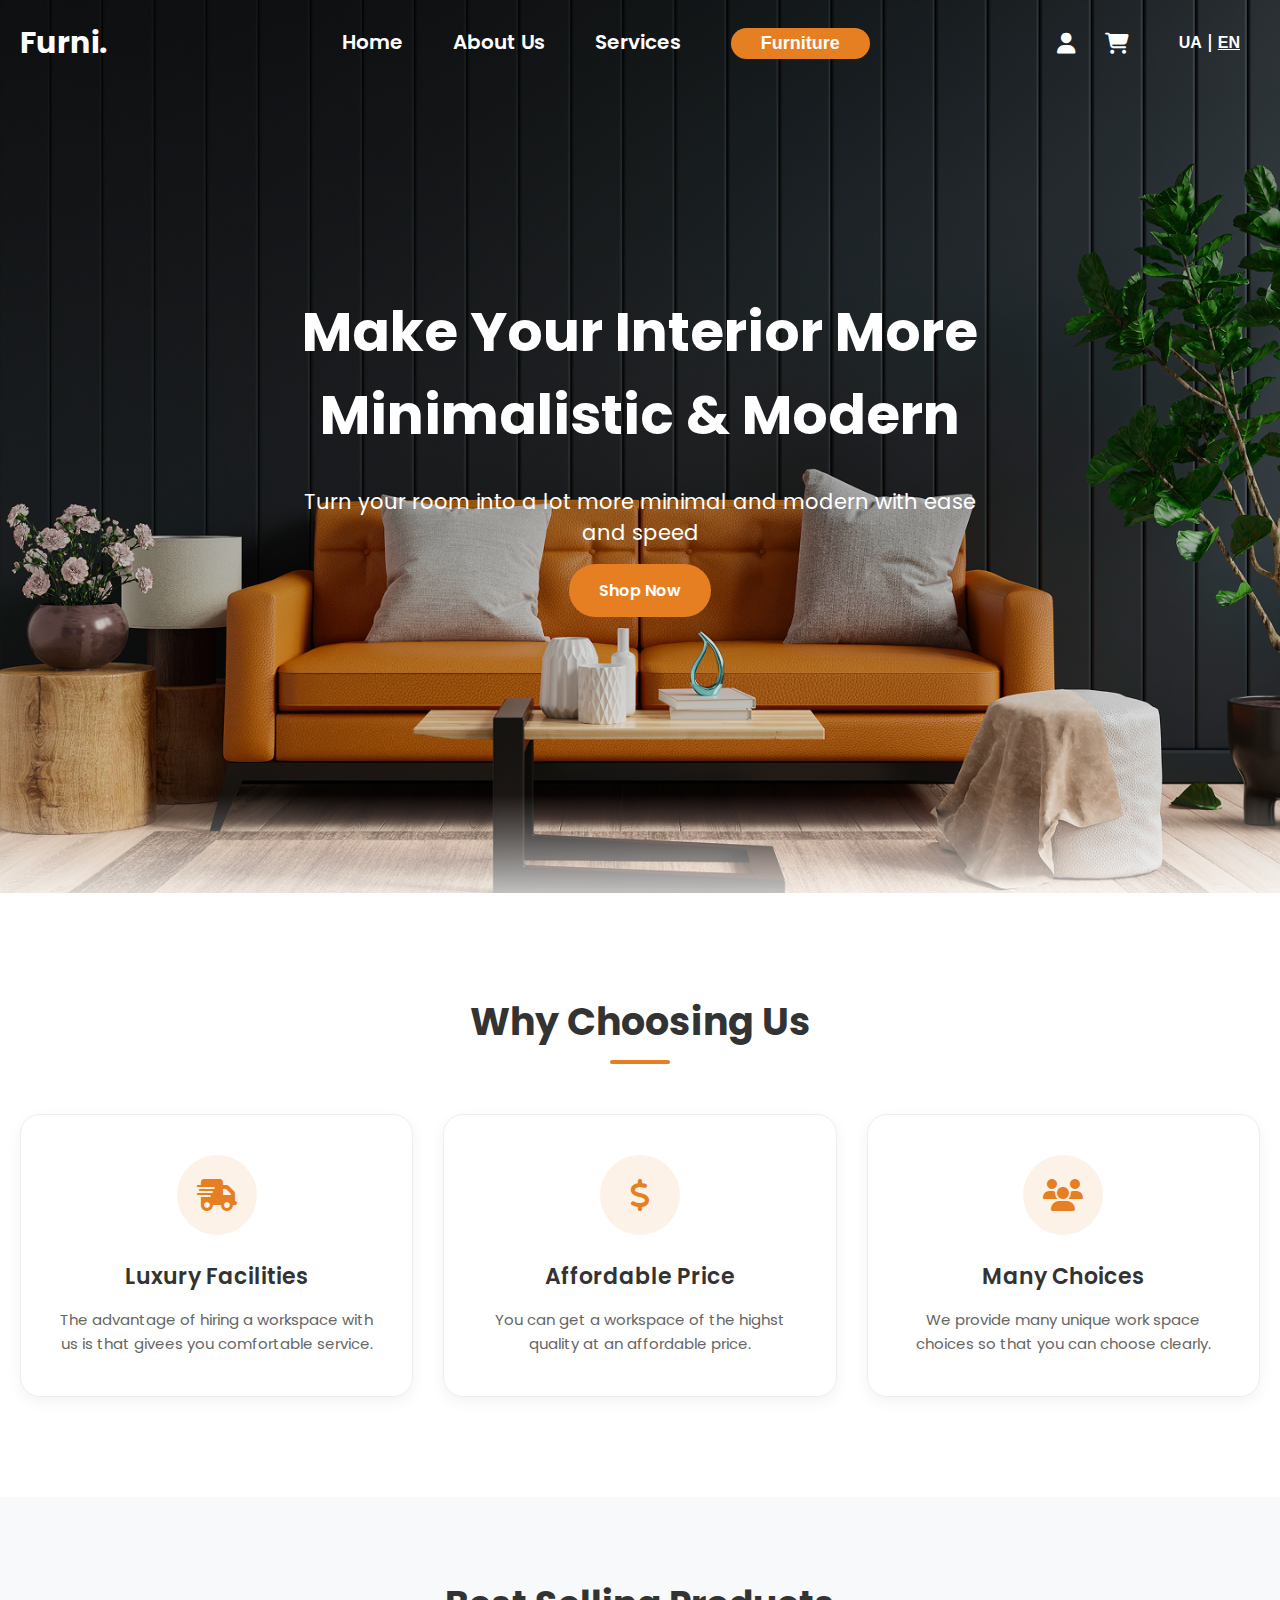
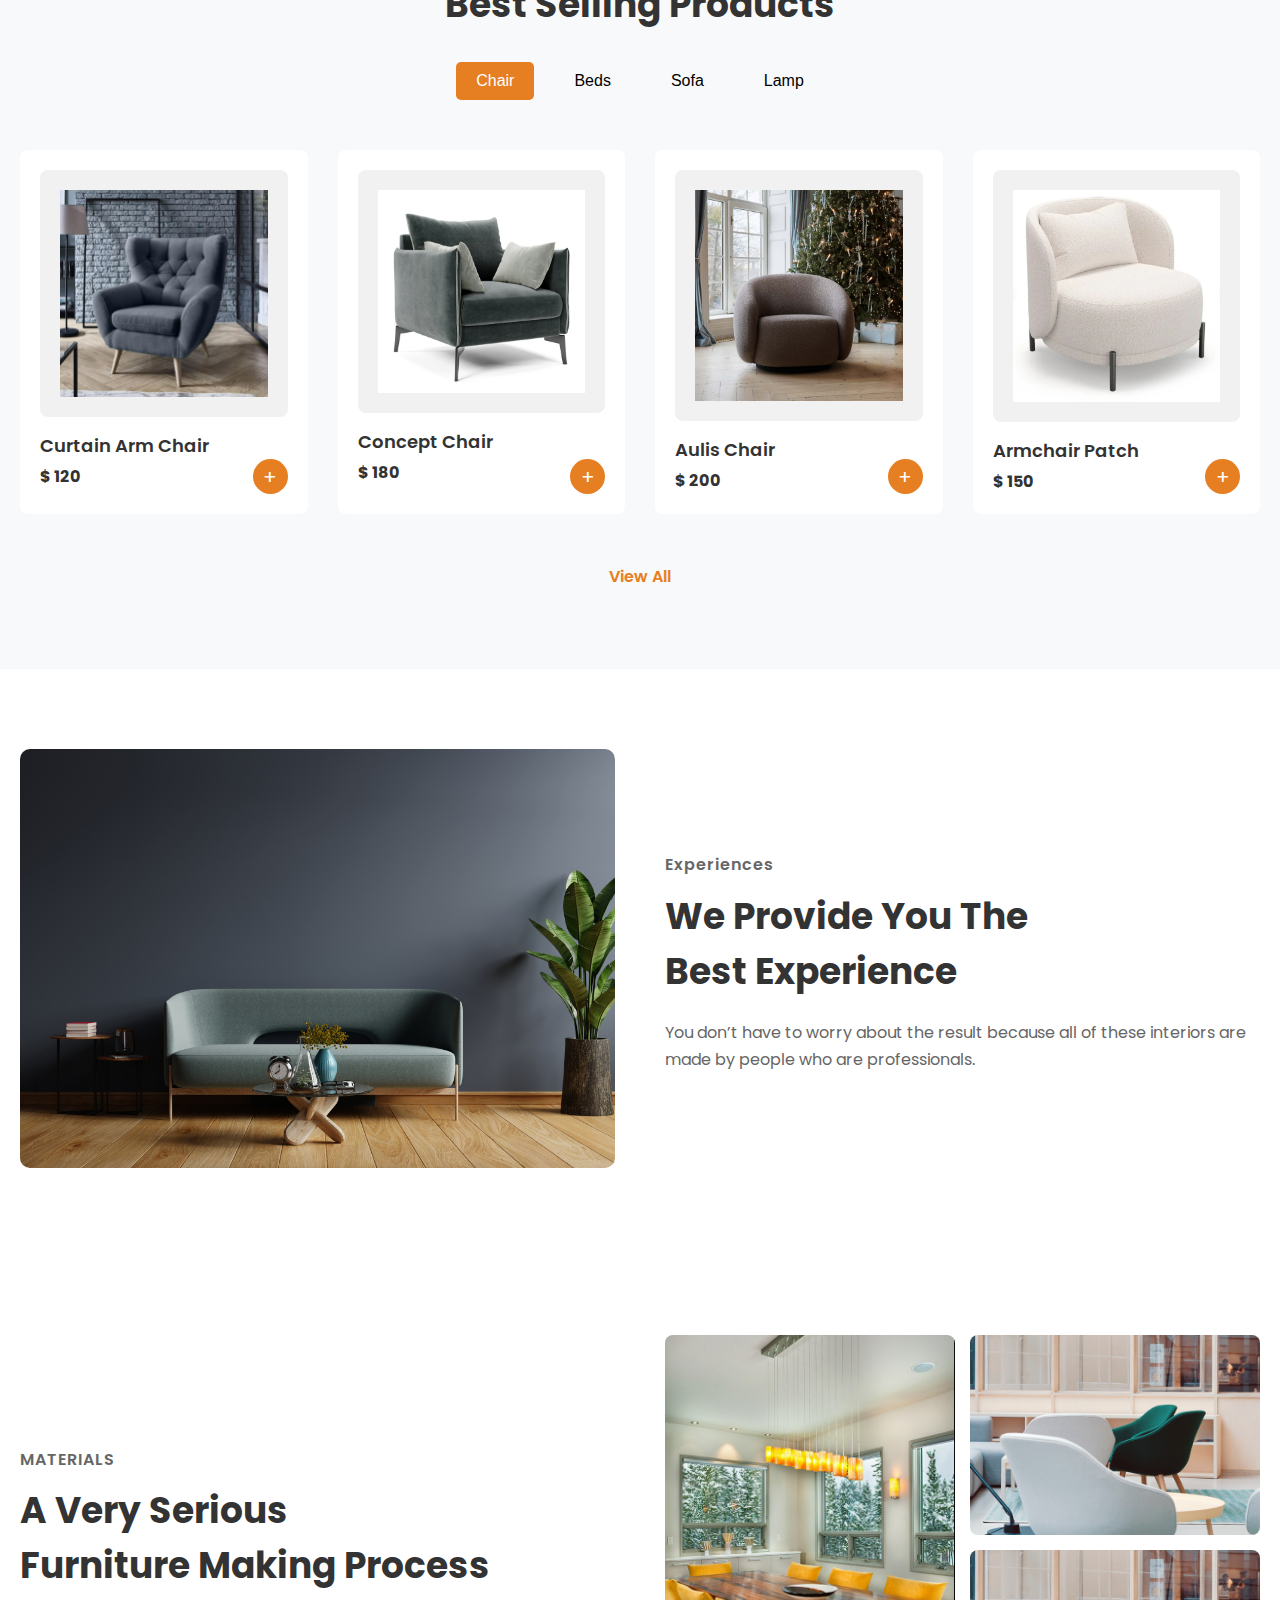
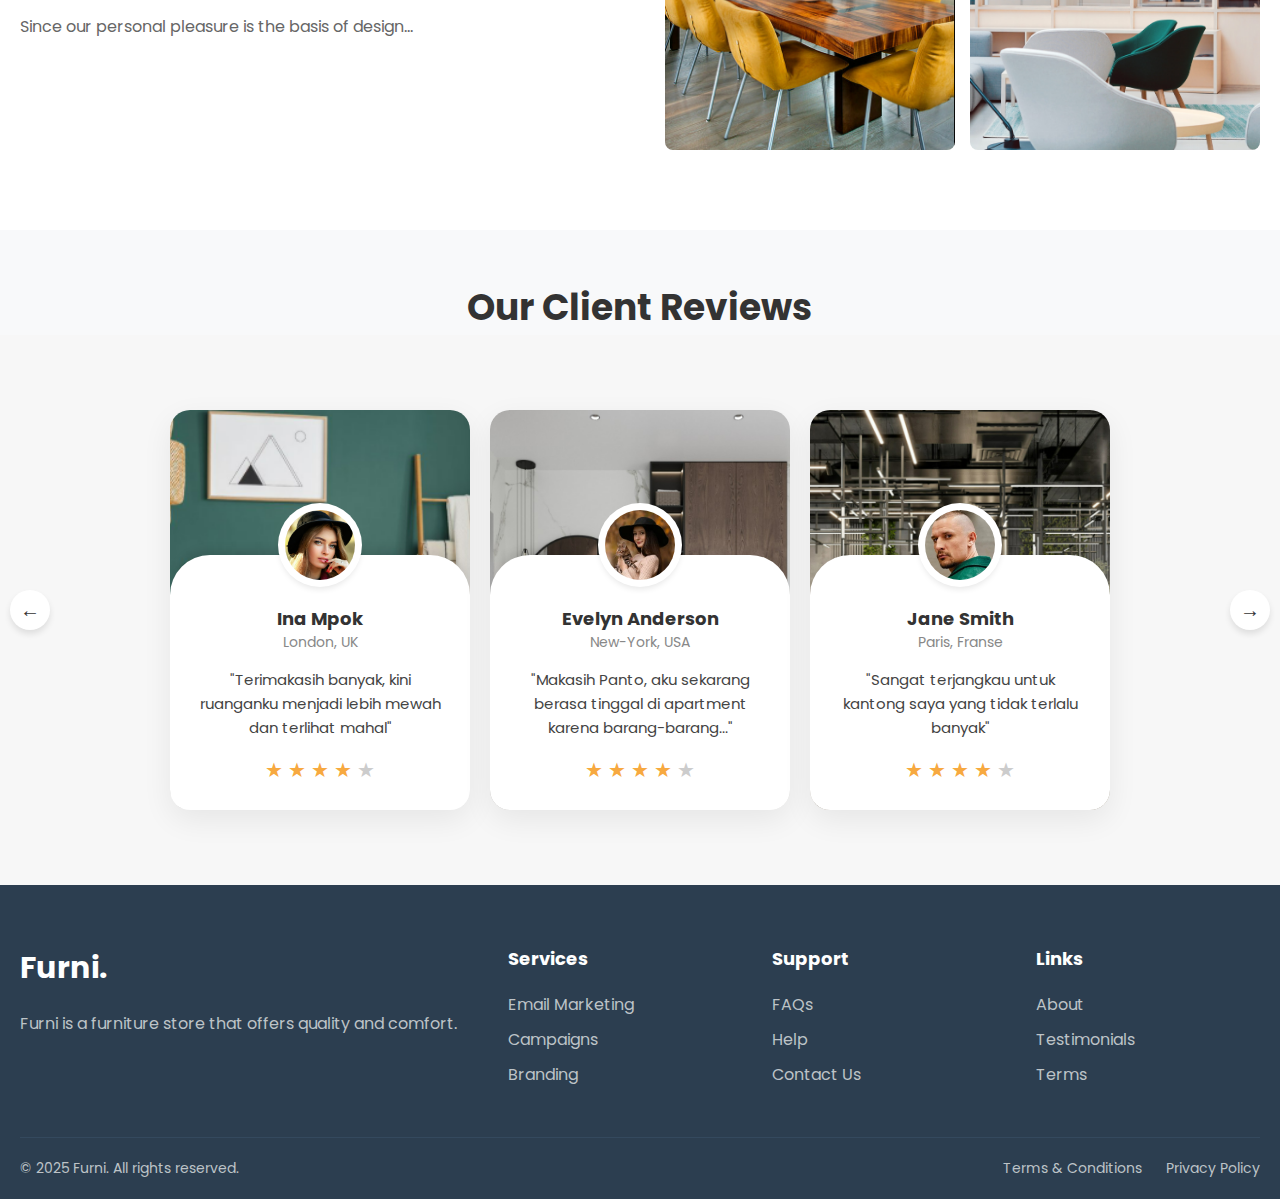
<file: index.html>
<!DOCTYPE html> <!-- Вказує браузеру, що це HTML5 документ -->
<html lang="uk"> <!-- Мова сторінки — українська -->
<head>
    <meta charset="UTF-8"> <!-- Підтримка українських символів -->
    <meta name="viewport" content="width=device-width, initial-scale=1.0"> <!-- Адаптивність для мобільних пристроїв -->
    <title >Furni - Minimalistic & Modern</title> <!-- Назва сайту, що відображається на вкладці браузера -->
    <link rel="stylesheet" href="css/index.css"> <!-- Підключення CSS-файлу для стилів -->
    <link rel="stylesheet" href="https://cdnjs.cloudflare.com/ajax/libs/font-awesome/6.5.1/css/all.min.css"> <!-- Іконки Font Awesome -->
    <link rel="icon" type="image/x-icon" href="ico/favicon 2.ico"> <!-- Іконка сайту на вкладці браузера -->
</head>

<body> <!-- Основна частина сторінки -->

    <!-- ====== ШАПКА САЙТУ ====== -->
    <header class="header"> <!-- Тег для верхньої частини сайту -->
        <div class="container"> <!-- Обгортка для вирівнювання контенту -->
            <nav class="main-nav"> <!-- Головне меню навігації -->
                <a href="index.html" class="logo">Furni.&nbsp;&nbsp;&nbsp;&nbsp;&nbsp;&nbsp;&nbsp;&nbsp;</a> <!-- Логотип сайту -->
                <ul> <!-- Список навігаційних посилань -->
                    <li><a href="index.html" data-key="nav-home">Home</a></li> <!-- Посилання на головну -->
                    <li><a href="about_us.html" data-key="nav-about">About Us  </a></li> <!-- Про нас -->
                    <li><a href="services.html" data-key="nav-services">Services</a></li> <!-- Послуги -->
                    <div class="dropdown"> <!-- Випадаюче меню для мобільної версії -->
                        <button class="dropbtn" data-key="nav-furniture">Furniture</button> 
                        <div class="dropdown-content">
                          <a href="sofa.html" data-key="nav-sofa">Sofa</a>
                          <a href="bed.html" data-key="nav-bed">Bed</a>
                          <a href="armchair.html" data-key="nav-chair">Armchair</a>
                          <a href="wardrobe.html" data-key="nav-wardrobe">Wardrobe</a>
                          <a href="bookshelf.html" data-key="nav-bookshelf">Bookshelf</a>
                          <a href="ottoman.html" data-key="nav-ottoman">Ottoman</a>
                        </div>
                      </div>
                </ul>
                <div class="nav-icons"> <!-- Блок іконок справа у меню -->
                    <a href="user.html"><i class="fas fa-user"></i></a> <!-- Іконка користувача -->
                    <a href="cart.html"><i class="fas fa-shopping-cart"></i></a> <!-- Іконка кошика -->
                    <div class="lang-switch" style="display: flex; gap: 5px; color: white; margin-left: 20px;">
                        <button onclick="setLanguage('ua')" class="lang-btn" style="background:none; border:none; color:inherit; cursor:pointer; font-weight:600;">UA</button>
                        <span>|</span>
                        <button onclick="setLanguage('en')" class="lang-btn" style="background:none; border:none; color:inherit; cursor:pointer; font-weight:600;">EN</button>
                    </div>
                </div>
            </nav>
        </div>
    </header>

    <main> <!-- Основна частина сайту -->

        <!-- ====== ГОЛОВНИЙ БАНЕР (Hero) ====== -->
        <section class="hero"> <!-- Великий банер із заголовком -->
            <div class="container">
                <div class="hero-content"> <!-- Текст у банері -->
                    <h1 data-key='hero-title'>Make Your Interior More<br>Minimalistic & Modern</h1> <!-- Головний заголовок -->
                    <p data-key="hero-desc">Turn your room into a lot more minimal and modern with ease and speed</p> <!-- Підзаголовок -->
                    <a href="#" class="btn" data-key="btn-shop">Shop Now</a> <!-- Кнопка "Shop Now" --> 
                </div>
            </div>
        </section>

        <!-- ====== ПЕРЕВАГИ ====== -->
        <section class="features-section"> <!-- Секція з перевагами -->
            <div class="container"> <!-- Контейнер Bootstrap -->
                <div class="text-center mb-5"> <!-- Заголовок по центру -->
                    <h2 class="section-title" data-key="features-title">Why Choosing Us</h2> <!-- Назва секції -->
                </div>
        
                <div class="row g-4"> <!-- Рядок з відступами між колонками -->
        
                    <div class="col-md-4"> <!-- Колонка 1 -->
                        <div class="feature-card"> <!-- Картка переваги -->
                            <div class="feature-icon"> <!-- Іконка -->
                                <i class="fas fa-shipping-fast"></i> <!-- Іконка доставки -->
                            </div>
                            <h4 data-key="feat-1-title">Luxury Facilities</h4> <!-- Назва переваги -->
                            <p data-key="feat-1-desc">The advantage of hiring a workspace with us is that gives you comfortable service and all-around facilities.</p> <!-- Опис -->
                        </div>
                    </div>
        
                    <div class="col-md-4"> <!-- Колонка 2 -->
                        <div class="feature-card"> <!-- Картка переваги -->
                            <div class="feature-icon"> <!-- Іконка -->
                                <i class="fas fa-dollar-sign"></i> <!-- Іконка ціни -->
                            </div>
                            <h4 data-key="feat-2-title">Affordable Price</h4> <!-- Назва переваги -->
                            <p data-key="feat-2-desc">You can get a workspace at an affordable price according to your pocket and services.</p> <!-- Опис -->
                        </div>
                    </div>
        
                    <div class="col-md-4"> <!-- Колонка 3 -->
                        <div class="feature-card"> <!-- Картка переваги -->
                            <div class="feature-icon"> <!-- Іконка -->
                                <i class="fas fa-users"></i> <!-- Іконка користувачів -->
                            </div>
                            <h4 data-key="feat-3-title">Many Choices</h4> <!-- Назва переваги -->
                            <p data-key="feat-3-desc">We provide many unique work space choices so that you can choose the workspace to your liking.</p> <!-- Опис -->
                        </div>
                    </div>
        
                </div>
            </div>
        </section>
        
        <!-- ====== КАТАЛОГ ТОВАРІВ ====== -->
        <section class="best-selling">
            <div class="container">
                <h2 data-key="bestsell-title">Best Selling Product</h2> <!-- Заголовок секції -->
                <div class="product-tabs"> <!-- Кнопки для вибору категорій товарів -->
                    <button class="tab-btn active" onclick="openTab(event, 'chair-content')" data-key="tab-chair">Chair</button>
                    <button class="tab-btn" onclick="openTab(event, 'beds-content')" data-key="tab-beds">Beds</button>
                    <button class="tab-btn" onclick="openTab(event, 'sofa-content')" data-key="tab-sofa">Sofa</button>
                    <button class="tab-btn" onclick="openTab(event, 'lamp-content')" data-key="tab-lamp">Lamp</button>
                </div>

                <div id="chair-content" class="tab-content active"> <!-- Вміст для категорії "Chair" -->
                    <div class="product-grid"> <!-- Сітка товарів -->
                        <!-- перший товар -->
                        <div class="product-card">
                            <div class="product-image">
                                <img src="images/armchair_1.png" alt="Curtain Arm Chair">  <!-- Зображення товару -->
                            </div> 
                            <h3>Curtain Arm Chair</h3> <!-- Назва товару -->
                            <p class="price">$ 120</p> <!-- Ціна товару -->
                            <a href="#" class="add-to-cart">+</a> <!-- Кнопка додавання в кошик -->
                        </div>
                        <!-- другий товар -->
                        <div class="product-card">
                            <div class="product-image">
                                <img src="images/armchair_3.png" alt="Concept Chair">
                            </div>
                            <h3>Concept Chair</h3>
                            <p class="price">$ 180</p>
                            <a href="#" class="add-to-cart">+</a>
                        </div>
                        <!-- третій товар -->
                        <div class="product-card">
                            <div class="product-image">
                                <img src="images/armchair_2.png" alt="Aulis Chair">
                            </div>
                            <h3>Aulis Chair</h3>
                            <p class="price">$ 200</p>
                            <a href="#" class="add-to-cart">+</a>
                        </div>
                        <!-- четвертий товар -->
                        <div class="product-card">
                            <div class="product-image">
                                <img src="images/armchair_4.png" alt="Armchair Patch">
                            </div>
                            <h3>Armchair Patch</h3>
                            <p class="price">$ 150</p>
                            <a href="#" class="add-to-cart">+</a>
                        </div>
                    </div>
                </div>

                <div id="beds-content" class="tab-content">  <!-- Вміст для категорії "Bed" -->
                    <div class="product-grid"> <!-- Сітка товарів -->
                        <!-- перший товар -->
                        <div class="product-card">
                            <div class="product-image">
                                <img src="images/bed_1.png" alt="Curtain Arm Chair">  <!-- Зображення товару -->
                            </div> 
                            <h3>Soft bed Mila from Galicia</h3> <!-- Назва товару -->
                            <p class="price">$ 290</p> <!-- Ціна товару -->
                            <a href="#" class="add-to-cart">+</a> <!-- Кнопка додавання в кошик -->
                        </div>
                        <!-- другий товар -->
                        <div class="product-card">
                            <div class="product-image">
                                <img src="images/bed_2.png" alt="Concept Chair">
                            </div>
                            <h3>Soft bed from Green</h3>
                            <p class="price">$ 380</p>
                            <a href="#" class="add-to-cart">+</a>
                        </div>
                        <!-- третій товар -->
                        <div class="product-card">
                            <div class="product-image">
                                <img src="images/bed_3.png" alt="Aulis Chair">
                            </div>
                            <h3>Wooden bed Tokyo New </h3>
                            <p class="price">$ 450</p>
                            <a href="#" class="add-to-cart">+</a>
                        </div>
                        <!-- четвертий товар -->
                        <div class="product-card">
                            <div class="product-image">
                                <img src="images/bed_4.png" alt="Armchair Patch">
                            </div>
                            <h3>Soft bed Florida from LVM</h3>
                            <p class="price">$ 550</p>
                            <a href="#" class="add-to-cart">+</a>
                        </div>
                    </div>
                </div>

                <div id="sofa-content" class="tab-content">  <!-- Вміст для категорії "диван " -->
                    <div class="product-grid"> <!-- Сітка товарів -->
                        <!-- перший товар -->
                        <div class="product-card">
                            <div class="product-image">
                                <img src="images/sofa_1.png" alt="Curtain Arm Chair">  <!-- Зображення товару -->
                            </div> 
                            <h3> Sofa Chair</h3> <!-- Назва товару -->
                            <p class="price">$ 150</p> <!-- Ціна товару -->
                            <a href="#" class="add-to-cart">+</a> <!-- Кнопка додавання в кошик -->
                        </div>
                        <!-- другий товар -->
                        <div class="product-card">
                            <div class="product-image">
                                <img src="images/sofa_2.png" alt="Concept Chair">
                            </div>
                            <h3> Sofa Concept </h3>
                            <p class="price">$ 180</p>
                            <a href="#" class="add-to-cart">+</a>
                        </div>
                        <!-- третій товар -->
                        <div class="product-card">
                            <div class="product-image">
                                <img src="images/sofa_3.png" alt="Aulis Chair">
                            </div>
                            <h3>Sofa Aulis </h3>
                            <p class="price">$ 230</p>
                            <a href="#" class="add-to-cart">+</a>
                        </div>
                        <!-- четвертий товар -->
                        <div class="product-card">
                            <div class="product-image">
                                <img src="images/sofa_4.png" alt="Armchair Patch">
                            </div>
                            <h3>Sofa Patch</h3>
                            <p class="price">$ 155</p>
                            <a href="#" class="add-to-cart">+</a>
                        </div>
                    </div>
                </div>

                <div id="lamp-content" class="tab-content">  <!-- Вміст для категорії "лампа" -->
                    <div class="product-grid"> <!-- Сітка товарів -->
                        <!-- перший товар -->
                        <div class="product-card">
                            <div class="product-image">
                                <img src="images/lamp_1.png" alt="Curtain Arm Chair">  <!-- Зображення товару -->
                            </div> 
                            <h3>Curtain Arm </h3> <!-- Назва товару -->
                            <p class="price">$ 320</p> <!-- Ціна товару -->
                            <a href="#" class="add-to-cart">+</a> <!-- Кнопка додавання в кошик -->
                        </div>
                        <!-- другий товар -->
                        <div class="product-card">
                            <div class="product-image">
                                <img src="images/lamp_2.png" alt="Concept Chair">
                            </div>
                            <h3>Concept </h3>
                            <p class="price">$ 450</p>
                            <a href="#" class="add-to-cart">+</a>
                        </div>
                        <!-- третій товар -->
                        <div class="product-card">
                            <div class="product-image">
                                <img src="images/lamp_3.png" alt="Aulis Chair">
                            </div>
                            <h3>Aulis </h3>
                            <p class="price">$ 230</p>
                            <a href="#" class="add-to-cart">+</a>
                        </div>
                        <!-- четвертий товар -->
                        <div class="product-card">
                            <div class="product-image">
                                <img src="images/lamp_4.png" alt="Armchair Patch">
                            </div>
                            <h3>Patch</h3>
                            <p class="price">$ 170</p>
                            <a href="#" class="add-to-cart">+</a>
                        </div>
                    </div>
                </div>
                </div>

                 <a href="#" class="view-all" data-key="link-view-all">View All &rarr;</a> </div>
            
        </section>

        <!-- ====== ДОСВІД ТА ЯКІСТЬ ====== -->
        <section class="experience">
            <div class="container">
                <div class="experience-content">
                    <div class="experience-image">
                        <img src="images/sofa.png" alt="Modern interior"> 
                    </div>
                    <div class="experience-text">
                        <p class="subtitle" data-key="exp-subtitle">EXPERIENCE</p>
                        <h2 data-key="exp-title">We Provide You The Best Experience</h2> 
                        <p data-key="exp-desc">You don’t have to worry about the result because all of our interiors are made by professionals...</p>
                    </div>
                </div>
            </div>
        </section>

        <!-- ====== ВИРОБНИЦТВО / МАТЕРІАЛИ ====== -->
         <section class="process">
            <div class="container">
                <div class="process-content">
                    <div class="process-text">
                        <p class="subtitle" data-key="proc-subtitle">MATERIALS</p>
                        <h2 data-key="proc-title">Very Serious Process For Making Furniture</h2> 
                        <p data-key="proc-desc">Because our private satisfaction is at the heart of its design...</p>
                    </div>
                    <div class="process-gallery"> 
                        <img src="images/kitchen_2.png" alt="Gallery image 1" class="img1">
                        <img src="images/kitchen_1.png" alt="Gallery image 2" class="img2">
                        <img src="images/kitchen_1.png" alt="Gallery image 3" class="img3">
                    </div>
                </div>
            </div>
        </section>

        <!-- ====== ВІДГУКИ КЛІЄНТІВ ====== -->
         <P id="Testimonials"></P> <!-- Якір для посилання на секцію відгуки -->
        <h2 class="our" data-key="reviews-title">Our Client Reviews</h2> 
        <section class="testimonials-gallery">
            <button class="arrow prev-arrow" aria-label="Попередній відгук">
               &larr;
            </button>
           
            <!-- КАРТОЧКA ВІДГУКУ 1 -->
           <div class="testimonial-card">  
               <div class="card-image-wrapper"> <!-- Обгортка для зображення в картці відгуку -->
                   <img src="images/interior_3.png" alt="Bang Upin" class="card-image">
               </div>
               <div class="testimonial-content"> <!-- Контент відгуку -->
                   <div class="avatar-wrapper"> <!-- Обгортка для аватара -->
                       <img src="images/avatar_1.png" alt="Bang Upin avatar" class="avatar"> <!-- Аватар -->
                   </div>
                   <h4 class="client-name">Ina Mpok</h4> <!-- Ім'я клієнта -->
                   <p class="client-title">London, UK</p> <!-- Місто та країна -->
                   <blockquote class="client-quote">
                       "Terimakasih banyak, kini ruanganku menjadi lebih mewah dan terlihat mahal"
                   </blockquote>
                   <div class="rating"> <!-- Рейтинг зірочками -->
                       <span class="star filled">&#9733;</span>
                       <span class="star filled">&#9733;</span>
                       <span class="star filled">&#9733;</span>
                       <span class="star filled">&#9733;</span>
                       <span class="star empty">&#9733;</span> </div>
               </div>
           </div>

           <!-- КАРТОЧКA ВІДГУКУ 2 -->
           <div class="testimonial-card">
               <div class="card-image-wrapper">
                   <img src="images/interior_1.png" alt="Ibuk Sukijan" class="card-image">
               </div>
               <div class="testimonial-content">
                   <div class="avatar-wrapper">
                       <img src="images/avatar_2.png" alt="Ibuk Sukijan avatar" class="avatar">
                   </div>
                   <h4 class="client-name">Evelyn Anderson</h4>
                   <p class="client-title">New-York, USA</p>
                   <blockquote class="client-quote">
                       "Makasih Panto, aku sekarang berasa tinggal di apartment karena barang-barang..."
                   </blockquote>
                   <div class="rating">
                       <span class="star filled">&#9733;</span>
                       <span class="star filled">&#9733;</span>
                       <span class="star filled">&#9733;</span>
                       <span class="star filled">&#9733;</span>
                       <span class="star empty">&#9733;</span> </div>
               </div>
           </div>

           <!-- КАРТОЧКA ВІДГУКУ 3 -->
           <div class="testimonial-card">
               <div class="card-image-wrapper">
                   <img src="images/interior_2.png" alt="Mpok Ina" class="card-image">
               </div>
               <div class="testimonial-content">
                   <div class="avatar-wrapper">
                       <img src="images/avatar_3.png" alt="Mpok Ina avatar" class="avatar">
                   </div>
                   <h4 class="client-name">Jane Smith </h4>
                   <p class="client-title">Paris, Franse</p>
                   <blockquote class="client-quote">
                       "Sangat terjangkau untuk kantong saya yang tidak terlalu banyak"
                   </blockquote>
                   <div class="rating">
                       <span class="star filled">&#9733;</span>
                       <span class="star filled">&#9733;</span>
                       <span class="star filled">&#9733;</span>
                       <span class="star filled">&#9733;</span>
                       <span class="star empty">&#9733;</span> </div>
               </div>
           </div>

           <!-- КАРТОЧКA ВІДГУКУ 4 -->
           <div class="testimonial-card">
               <div class="card-image-wrapper">
                   <img src="images/interior_4.png" alt="John Doe" class="card-image"> </div>
               <div class="testimonial-content">
                   <div class="avatar-wrapper">
                       <img src="images/avatar_4.png" alt="John Doe avatar" class="avatar"> </div>
                   <h4 class="client-name">Emma Watson</h4>
                   <p class="client-title">Berlin, Germany</p>
                   <blockquote class="client-quote">
                       "This is a sample review for the carousel to work properly. Amazing!"
                   </blockquote>
                   <div class="rating">
                       <span class="star filled">&#9733;</span>
                       <span class="star filled">&#9733;</span>
                       <span class="star filled">&#9733;</span>
                       <span class="star filled">&#9733;</span>
                       <span class="star filled">&#9733;</span> </div>
               </div>
           </div>

           <!-- КАРТОЧКA ВІДГУКУ 5 -->
           <div class="testimonial-card">
               <div class="card-image-wrapper">
                   <img src="images/interior_5.png" alt="John Doe" class="card-image"> </div>
               <div class="testimonial-content">
                   <div class="avatar-wrapper">
                       <img src="images/avatar_5.png" alt="John Doe avatar" class="avatar"> </div>
                   <h4 class="client-name">John Doe</h4>
                   <p class="client-title">Berlin, Germany</p>
                   <blockquote class="client-quote">
                       "This is a sample review for the carousel to work properly. Amazing!"
                   </blockquote>
                   <div class="rating">
                       <span class="star filled">&#9733;</span>
                       <span class="star filled">&#9733;</span>
                       <span class="star filled">&#9733;</span>
                       <span class="star filled">&#9733;</span>
                       <span class="star filled">&#9733;</span> </div>
               </div>
           </div>

              <!-- КАРТОЧКA ВІДГУКУ 6 -->
           <div class="testimonial-card">
            <div class="card-image-wrapper">
                <img src="images/interior_6.png" alt="John Doe" class="card-image"> </div>
            <div class="testimonial-content">
                <div class="avatar-wrapper">
                    <img src="images/avatar_6.png" alt="John Doe avatar" class="avatar"> </div>
                <h4 class="client-name">Olivia Smith</h4>
                <p class="client-title">Berlin, Germany</p>
                <blockquote class="client-quote">
                    "This is a sample review for the carousel to work properly. Amazing!"
                </blockquote>
                <div class="rating">
                    <span class="star filled">&#9733;</span>
                    <span class="star filled">&#9733;</span>
                    <span class="star filled">&#9733;</span>
                    <span class="star filled">&#9733;</span>
                    <span class="star filled">&#9733;</span> </div>
            </div>
        </div>
        
           <!-- КАРТОЧКA ВІДГУКУ 7 -->
           <div class="testimonial-card">
               <div class="card-image-wrapper">
                   <img src="images/interior_7.png" alt="Jane Smith" class="card-image"> </div>
               <div class="testimonial-content">
                   <div class="avatar-wrapper">
                       <img src="images/avatar_7.png" alt="Jane Smith avatar" class="avatar"> </div>
                   <h4 class="client-name">Elizabeth White</h4>
                   <p class="client-title">Tokyo, Japan</p>
                   <blockquote class="client-quote">
                       "Just adding one more card to demonstrate the circular scrolling effect."
                   </blockquote>
                   <div class="rating">
                       <span class="star filled">&#9733;</span>
                       <span class="star filled">&#9733;</span>
                       <span class="star filled">&#9733;</span>
                       <span class="star filled">&#9733;</span>
                       <span class="star empty">&#9733;</span> </div>
               </div>
           </div>
           
            <button class="arrow next-arrow" aria-label="Наступний відгук">
               &rarr;
            </button>
           </section>

    </main>

    <!-- ====== ПІДВАЛ САЙТУ ====== -->
    <footer class="footer">
        <div class="container">
            <div class="footer-grid"> <!-- 4 колонки з інформацією -->
                <div class="footer-col">
                    <a href="#" class="logo">Furni.</a> <!-- Логотип -->
                    <p data-key="foot-desc">The advantage of hiring a workspace with us is that givees you comfortable service.</p>
                </div>
                <div class="footer-col">
                    <h4>Services</h4>
                    <ul>
                        <li><a href="#">Email Marketing</a></li>
                        <li><a href="#">Campaigns</a></li>
                        <li><a href="#">Branding</a></li>
                    </ul>
                </div>
                <div class="footer-col">
                    <h4>Support</h4>
                    <ul>
                        <li><a href="#">FAQs</a></li> 
                        <li><a href="#">Help</a></li>
                        <li><a href="#">Contact Us</a></li>
                    </ul>
                </div>
                <div class="footer-col">
                    <h4>Links</h4>
                    <ul>
                        <li><a href="#">About</a></li>
                        <li><a href="#Testimonials">Testimonials</a></li>
                        <li><a href="#">Terms</a></li>
                    </ul>
                </div>
            </div>
            <div class="footer-bottom"> <!-- Нижня частина підвалу -->
                <p>&copy; 2025 Furni. All rights reserved.</p> <!-- Авторські права -->
                <div>
                    <a href="#">Terms & Conditions</a>
                    <a href="#">Privacy Policy</a>
                </div>
            </div>
        </div>
    </footer>
    <script src="js/script.js" defer></script> <!-- Підключення JavaScript-файлу з відкладеним завантаженням -->
    <script src="js/translation-index.js" defer></script> <!-- Підключення скрипту перекладу -->
</body>
</html>
</file>
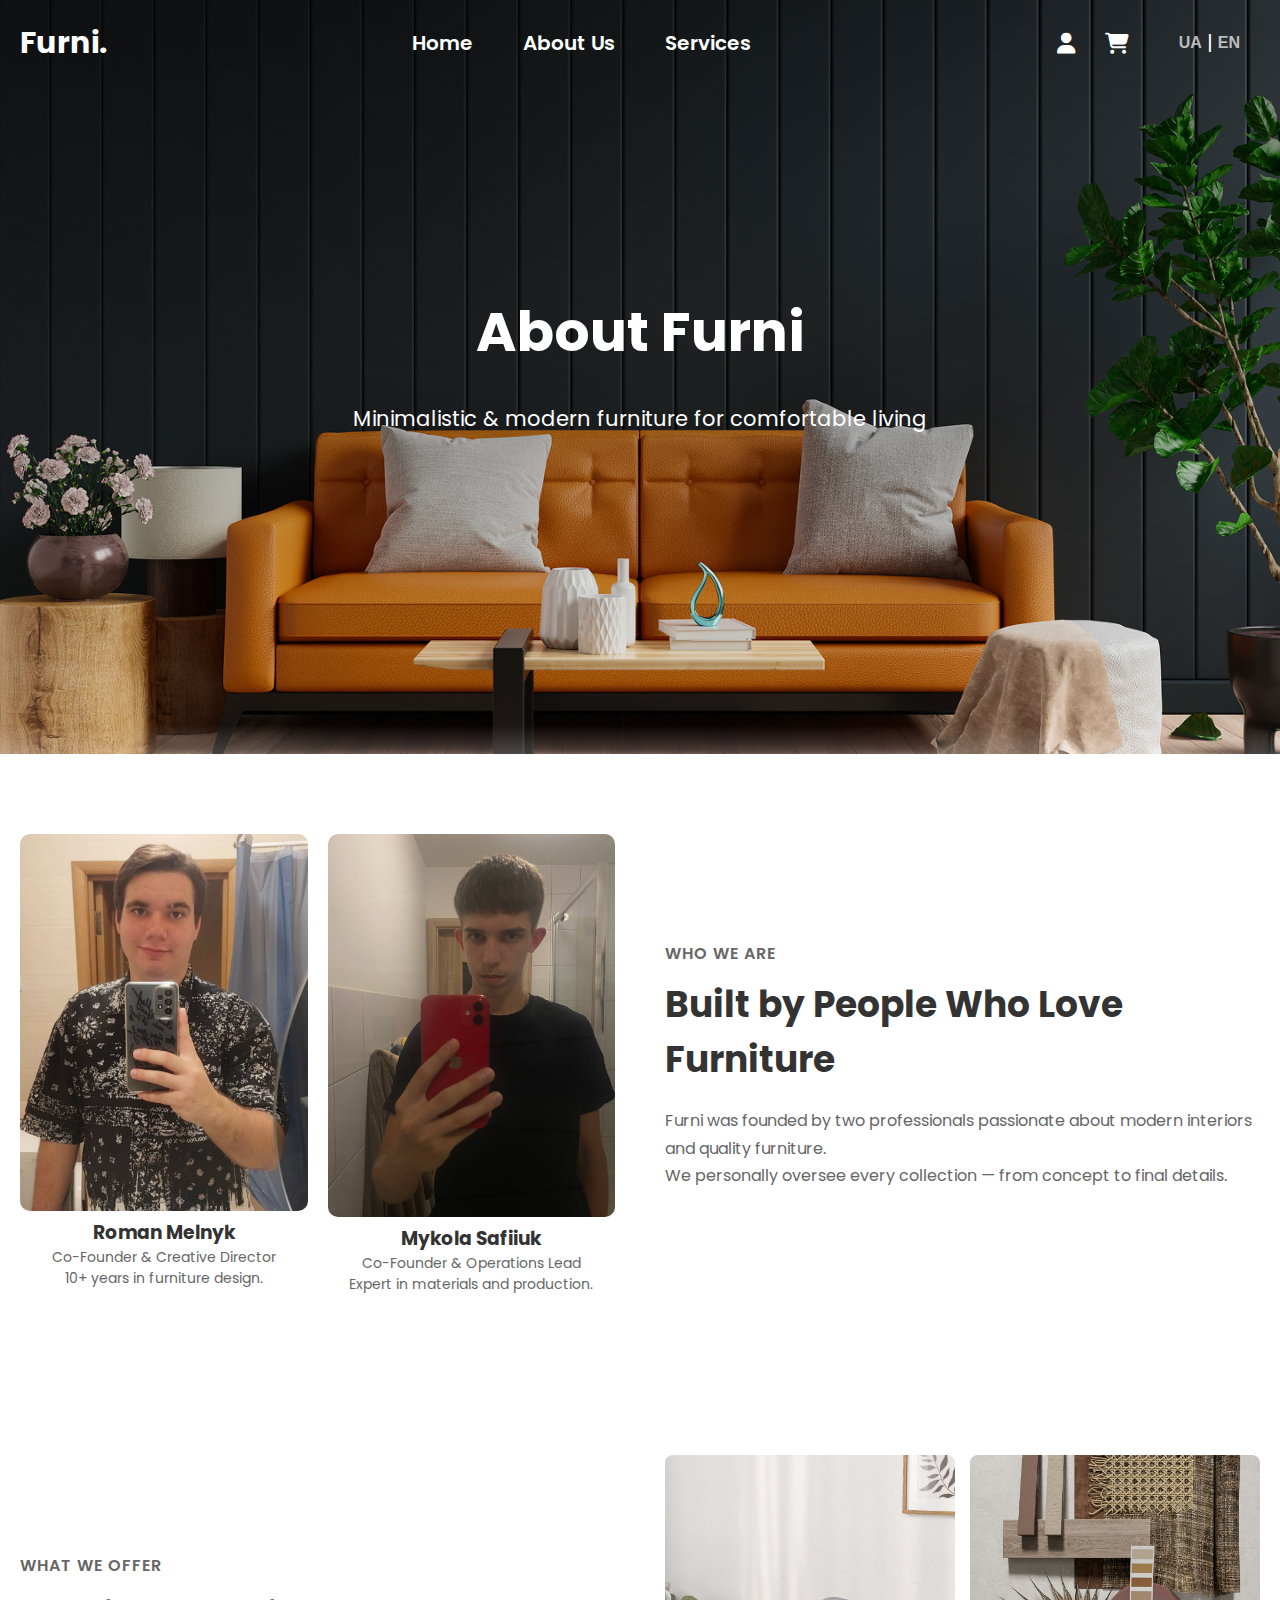
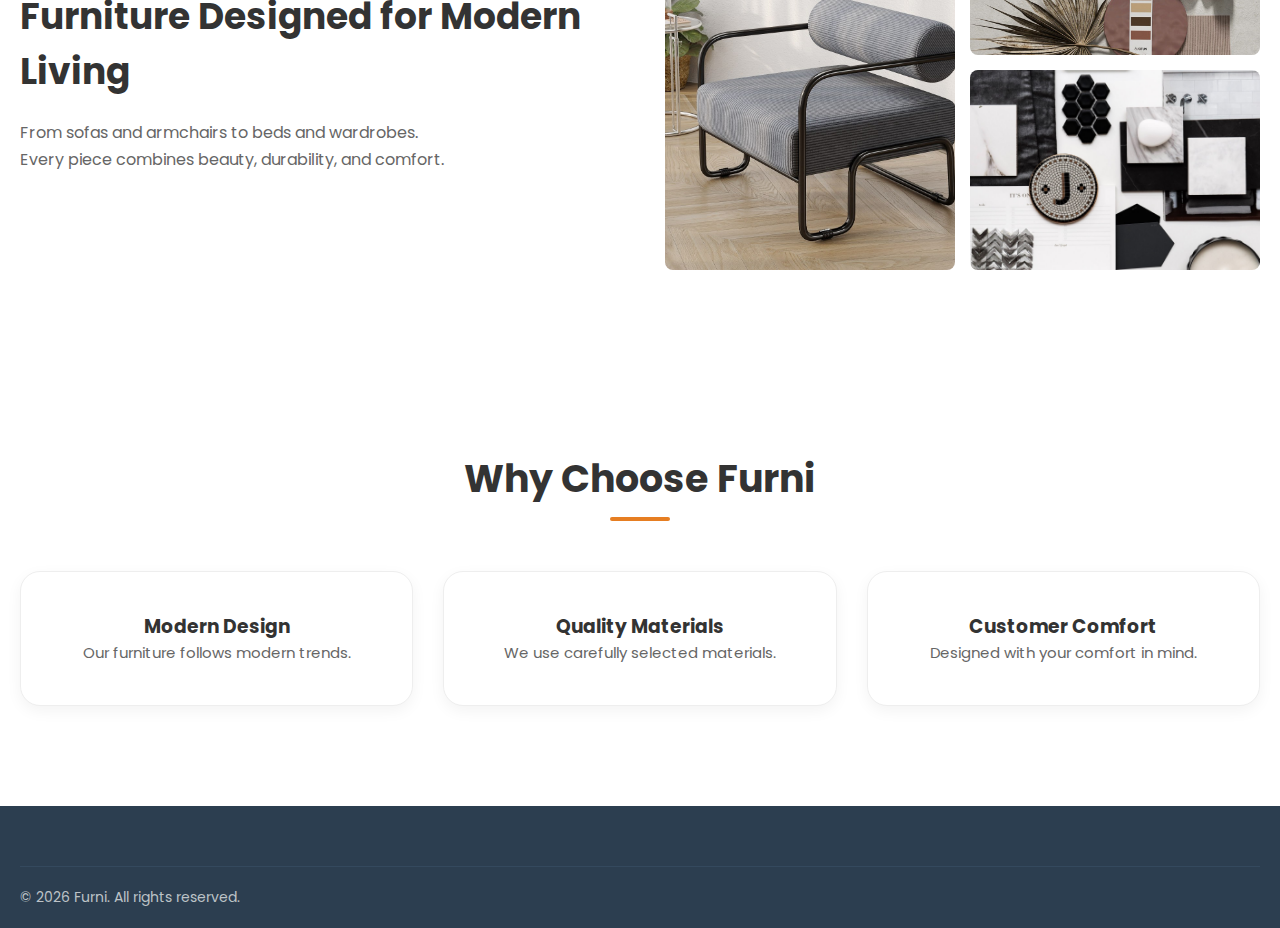
<file: about_us.html>
<!DOCTYPE html>
<html lang="en">
    <head>
        <meta charset="UTF-8">
        <meta name="viewport" content="width=device-width, initial-scale=1.0">
        <title>About Us | Furni</title>
        <link rel="icon" type="image/x-icon" href="ico/favicon 2.ico">

        <!-- Main styles -->
        <link rel="stylesheet" href="css/index.css">
        <link rel="stylesheet" href="https://cdnjs.cloudflare.com/ajax/libs/font-awesome/6.5.1/css/all.min.css">
    </head>
    <body>

    <!-- ===== HEADER ===== -->
    <header class="header">
        <div class="container">
            <nav class="main-nav">
                <a href="index.html" class="logo">Furni.</a>

                <ul>
                    <li><a href="index.html" data-key="nav-home">Home</a></li>
                    <li><a href="about_us.html" class="active" data-key="nav-about">About Us</a></li>
                    <li><a href="services.html" data-key="nav-services">Services</a></li>
                </ul>

                <div class="nav-icons">
                    <a href="user.html"><i class="fas fa-user"></i></a>
                    <a href="cart.html"><i class="fas fa-shopping-cart"></i></a>

                    <!-- Language switch -->
                    <div class="lang-switch" style="display:flex; gap:5px; margin-left:20px;">
                        <button onclick="setLanguage('ua')" class="lang-btn">UA</button>
                        <span>|</span>
                        <button onclick="setLanguage('en')" class="lang-btn">EN</button>
                    </div>
                </div>
            </nav>
        </div>
    </header>

    <!-- ===== HERO ===== -->
    <section class="hero">
        <div class="container">
            <div class="hero-content">
                <h1 data-key="hero-title">About Furni</h1>
                <p data-key="hero-desc">
                    Minimalistic & modern furniture for comfortable living
                </p>
            </div>
        </div>
    </section>

    <!-- ===== WHO WE ARE ===== -->
    <section class="experience">
        <div class="container">
            <div class="experience-content">

                <!-- Founders -->
                <div class="experience-image" style="display:grid; grid-template-columns:1fr 1fr; gap:20px;">
                    <div style="text-align:center;">
                        <img src="images/owner_1.jpg" alt="Founder 1">
                        <h3>Roman Melnyk</h3>
                        <p style="color:#666; font-size:14px;" data-key="founder1-desc">
                            Co-Founder & Creative Director<br>
                            10+ years in furniture design.
                        </p>
                    </div>

                    <div style="text-align:center;">
                        <img src="images/owner_2.jpg" alt="Founder 2">
                        <h3>Mykola Safiiuk</h3>
                        <p style="color:#666; font-size:14px;" data-key="founder2-desc">
                            Co-Founder & Operations Lead<br>
                            Expert in materials and production.
                        </p>
                    </div>
                </div>

                <!-- Text -->
                <div class="experience-text">
                    <p class="subtitle" data-key="who-subtitle">WHO WE ARE</p>
                    <h2 data-key="who-title">Built by People Who Love Furniture</h2>

                    <p data-key="who-text-1">
                        Furni was founded by two professionals who share a passion for
                        modern interiors and high-quality furniture.
                    </p>

                    <p data-key="who-text-2">
                        We personally oversee every collection — from concept and design
                        to materials and final details.
                    </p>
                </div>

            </div>
        </div>
    </section>

    <!-- ===== WHAT WE OFFER ===== -->
    <section class="process">
        <div class="container">
            <div class="process-content">

                <div class="process-text">
                    <p class="subtitle" data-key="offer-subtitle">WHAT WE OFFER</p>
                    <h2 data-key="offer-title">Furniture Designed for Modern Living</h2>

                    <p data-key="offer-text-1">
                        From sofas and armchairs to beds, wardrobes, and shelves.
                    </p>

                    <p data-key="offer-text-2">
                        Every piece is designed to combine beauty, durability, and comfort.
                    </p>
                </div>

                <div class="process-gallery">
                    <img src="images/furniture.jpg" class="img1" alt="Furniture">
                    <img src="images/materials.jpg" class="img2" alt="Materials">
                    <img src="images/design.jpg" class="img3" alt="Design">
                </div>

            </div>
        </div>
    </section>

    <!-- ===== WHY CHOOSE US ===== -->
    <section class="features-section">
        <div class="container">

            <div class="text-center mb-5">
                <h2 class="section-title" data-key="why-title">Why Choose Furni</h2>
            </div>

            <div class="row">
                <div class="col-md-4">
                    <div class="feature-card">
                        <h3 data-key="why-1-title">Modern Design</h3>
                        <p data-key="why-1-text">
                            Our furniture follows modern trends while remaining timeless.
                        </p>
                    </div>
                </div>

                <div class="col-md-4">
                    <div class="feature-card">
                        <h3 data-key="why-2-title">Quality Materials</h3>
                        <p data-key="why-2-text">
                            We use carefully selected materials for durability and comfort.
                        </p>
                    </div>
                </div>

                <div class="col-md-4">
                    <div class="feature-card">
                        <h3 data-key="why-3-title">Customer Comfort</h3>
                        <p data-key="why-3-text">
                            Designed with your comfort in mind.
                        </p>
                    </div>
                </div>
            </div>

        </div>
    </section>

    <!-- ===== FOOTER ===== -->
    <footer class="footer">
        <div class="container">
            <div class="footer-bottom">
                <p>&copy; 2026 Furni. All rights reserved.</p>
            </div>
        </div>
    </footer>

    <!-- ===== SCRIPTS ===== -->
    <script src="js/translation-about_us.js" defer></script>

    </body>
</html>
</file>
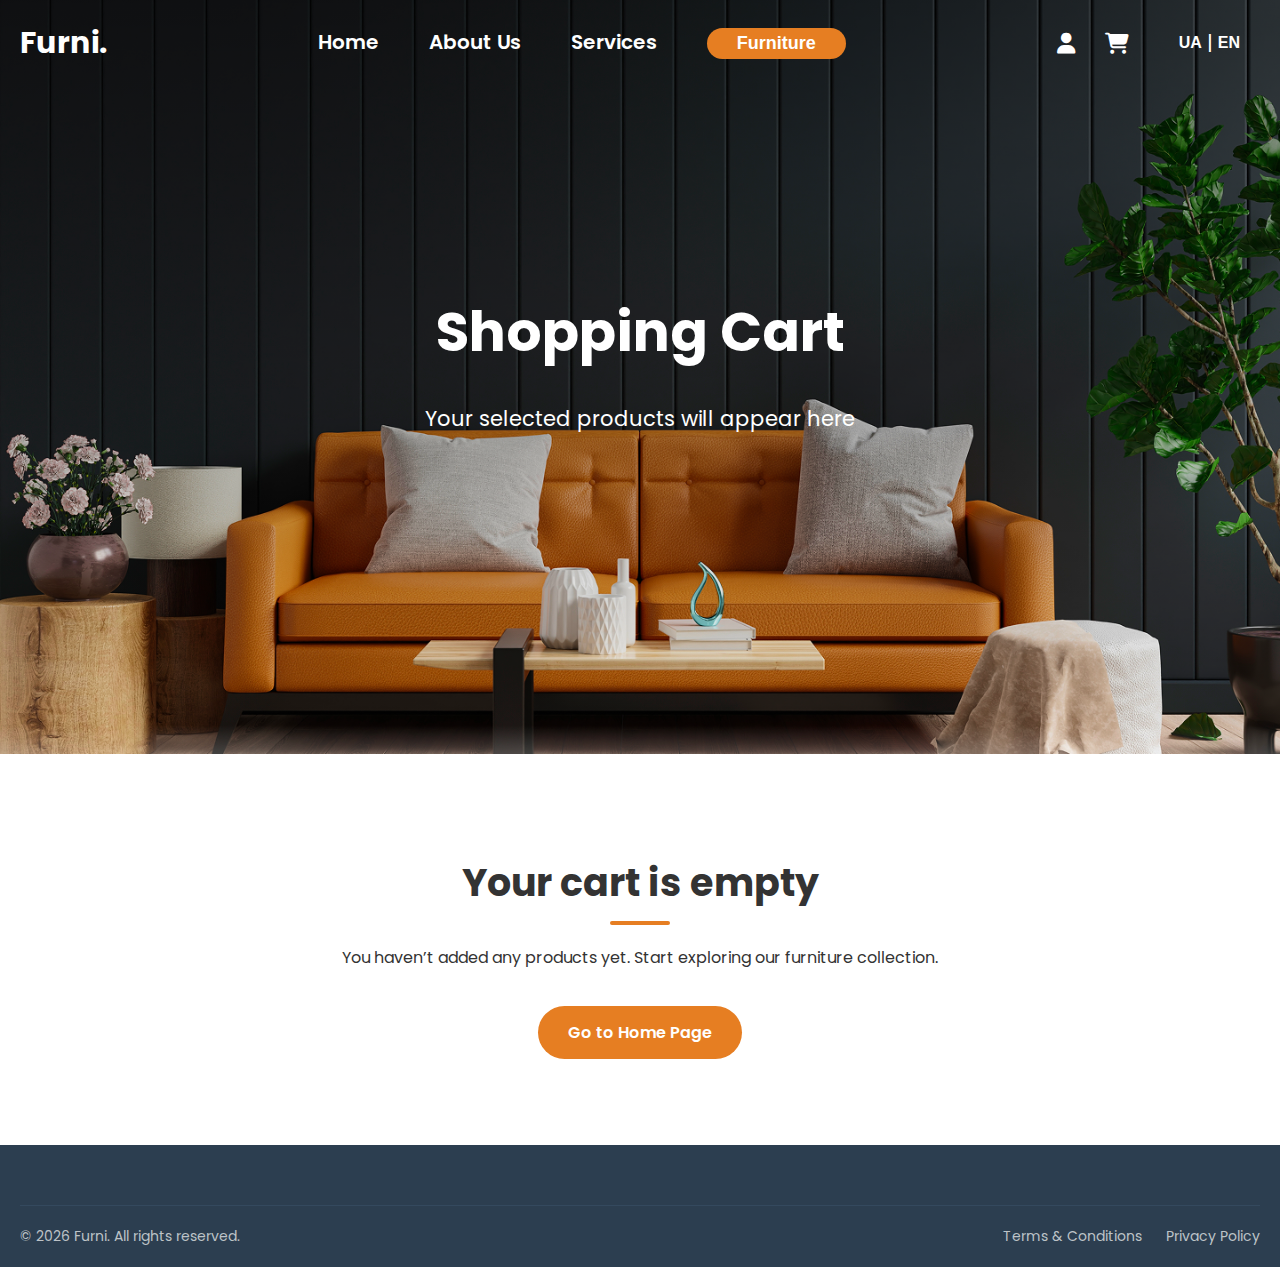
<file: cart.html>
<!DOCTYPE html>
<html lang="uk">
<head>
    <meta charset="UTF-8">
    <meta name="viewport" content="width=device-width, initial-scale=1.0">
    <title>Cart | Furni</title>
    
    <link rel="stylesheet" href="css/index.css">
    <link rel="stylesheet" href="https://cdnjs.cloudflare.com/ajax/libs/font-awesome/6.5.1/css/all.min.css">
    <link rel="icon" type="image/x-icon" href="ico/favicon 2.ico"> <!-- Іконка сайту на вкладці браузера -->
</head>
    <head>
        <meta charset="UTF-8">
        <meta name="viewport" content="width=device-width, initial-scale=1.0">
        <title>Cart | Furni</title>

        <link rel="stylesheet" href="css/index.css">
        <link rel="stylesheet" href="https://cdnjs.cloudflare.com/ajax/libs/font-awesome/6.5.1/css/all.min.css">
        <link rel="icon" type="image/x-icon" href="ico/favicon 2.ico">
    </head>

    <body>

<body>
    <header class="header">
        <div class="container">
            <nav class="main-nav">
                <a href="index.html" class="logo">Furni.</a>

                <ul>
                    <li><a href="index.html" data-key="nav-home">Home</a></li>
                    <li><a href="about_us.html" data-key="nav-about">About Us</a></li>
                    <li><a href="services.html" data-key="nav-services">Services</a></li>

                    <div class="dropdown">
                        <button class="dropbtn" data-key="nav-furniture">Furniture</button>
                        <div class="dropdown-content">
                            <a href="sofa.html" data-key="nav-sofa">Sofa</a>
                            <a href="bed.html" data-key="nav-bed">Bed</a>
                            <a href="armchair.html" data-key="nav-chair">Armchair</a>
                            <a href="wardrobe.html" data-key="nav-wardrobe">Wardrobe</a>
                            <a href="bookshelf.html" data-key="nav-bookshelf">Bookshelf</a>
                            <a href="ottoman.html" data-key="nav-ottoman">Ottoman</a>
                        </div>
                    </div>
                </ul>

                <div class="nav-icons">
                    <a href="user.html"><i class="fas fa-user"></i></a>
                    <a href="cart.html"><i class="fas fa-shopping-cart"></i></a>

                    <!-- LANGUAGE SWITCH -->
                    <div class="lang-switch" style="display: flex; gap: 5px; color: white; margin-left: 20px;">
                        <button onclick="setLanguage('ua')" class="lang-btn" style="background:none; border:none; color:inherit; cursor:pointer; font-weight:600;">UA</button>
                        <span>|</span>
                        <button onclick="setLanguage('en')" class="lang-btn" style="background:none; border:none; color:inherit; cursor:pointer; font-weight:600;">EN</button>
                    </div>
                </div>
            </nav>
        </div>
    </header>

    <main>

        <section class="hero" style="min-height: 70vh;">
            <div class="container">
                <div class="hero-content">
                    <h1 data-key="cart-title">Shopping Cart</h1>
                    <p data-key="cart-subtitle">
                        Your selected products will appear here
                    </p>
                </div>
            </div>
        </section>

        <section class="features-section">
            <div class="container text-center">
                <h2 class="section-title" data-key="cart-empty-title">
                    Your cart is empty
                </h2>

                <p data-key="cart-empty-text" style="margin-top:20px;">
                    You haven’t added any products yet.
                </p>

                <div style="margin-top: 50px;">
                    <a href="index.html" class="btn" data-key="cart-btn-home">
                        Go to Home Page
                    </a>
                </div>
            </div>
        </section>

    </main>

    <footer class="footer">
        <div class="container">
                <div class="footer-bottom"> <!-- Нижня частина підвалу -->
                <p>&copy; 2026 Furni. All rights reserved.</p> <!-- Авторські права -->
                <div>
                    <a href="#">Terms & Conditions</a>
                    <a href="#">Privacy Policy</a>
                </div>
            </div>  
        </div>
    </footer>

    <script src="js/translation-cart.js"></script>

</body>
</html>
</file>
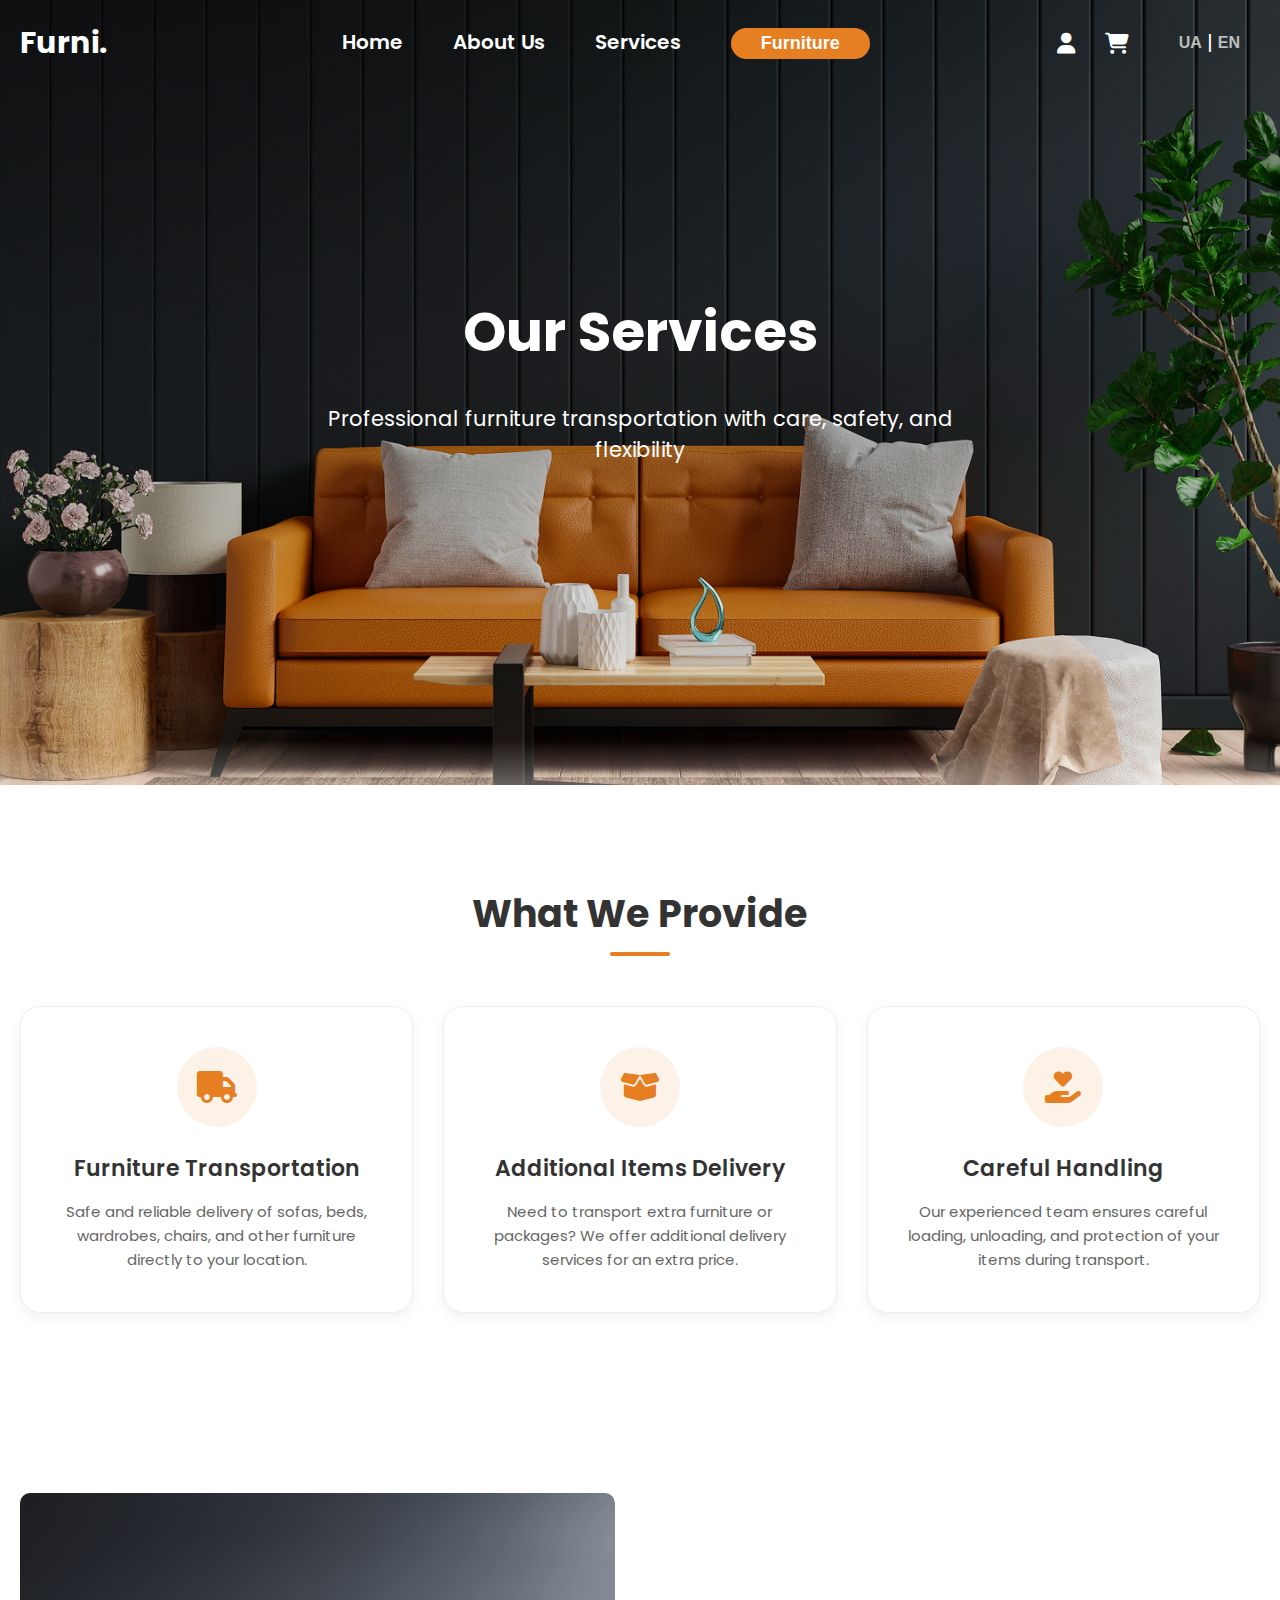
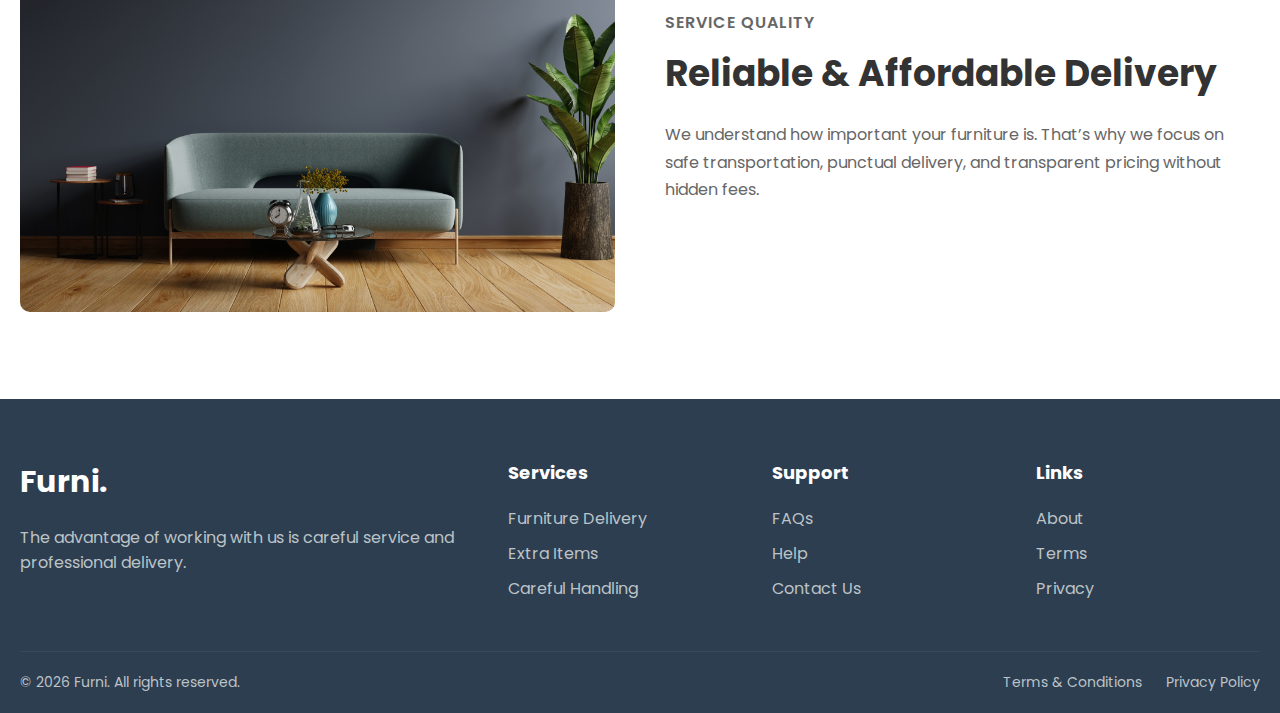
<file: services.html>
<!DOCTYPE html>
<html lang="en">
<head>
    <meta charset="UTF-8">
    <meta name="viewport" content="width=device-width, initial-scale=1.0">
    <title>Furni. | Services</title>
    <link rel="stylesheet" href="css/index.css">
    <link rel="stylesheet" href="https://cdnjs.cloudflare.com/ajax/libs/font-awesome/6.5.1/css/all.min.css">
</head>
<body>

<!-- ====== HEADER (SAME AS INDEX) ====== -->
<header class="header">
    <div class="container">
        <nav class="main-nav">
            <a href="index.html" class="logo">Furni.&nbsp;&nbsp;&nbsp;&nbsp;&nbsp;&nbsp;&nbsp;&nbsp;</a>
            <ul>
                <li><a href="index.html" data-key="nav-home">Home</a></li>
                <li><a href="about_us.html" data-key="nav-about">About Us</a></li>
                <li><a href="services.html" data-key="nav-services">Services</a></li>
                <div class="dropdown">
                    <button class="dropbtn" data-key="nav-furniture">Furniture</button>
                    <div class="dropdown-content">
                        <a href="sofa.html" data-key="nav-sofa">Sofa</a>
                        <a href="bed.html" data-key="nav-bed">Bed</a>
                        <a href="armchair.html" data-key="nav-chair">Armchair</a>
                        <a href="wardrobe.html" data-key="nav-wardrobe">Wardrobe</a>
                        <a href="bookshelf.html" data-key="nav-bookshelf">Bookshelf</a>
                        <a href="ottoman.html" data-key="nav-ottoman">Ottoman</a>
                    </div>
                </div>
            </ul>
            <div class="nav-icons">
                <a href="user.html"><i class="fas fa-user"></i></a>
                <a href="cart.html"><i class="fas fa-shopping-cart"></i></a>
                <div class="lang-switch" style="display: flex; gap: 5px; color: white; margin-left: 20px;">
                    <button onclick="setLanguage('ua')" class="lang-btn">UA</button>
                    <span>|</span>
                    <button onclick="setLanguage('en')" class="lang-btn">EN</button>
                </div>
            </div>
        </nav>
    </div>
</header>

<main>

<!-- ===== HERO SECTION ===== -->
<section class="hero">
    <div class="container">
        <div class="hero-content">
            <h1 data-key="services-title">Our Services</h1>
            <p data-key="services-subtitle">
                Professional furniture transportation with care, safety, and flexibility
            </p>
        </div>
    </div>
</section>

<!-- ===== SERVICES SECTION ===== -->
<section class="features-section">
    <div class="container">
        <div class="text-center mb-5">
            <h2 class="section-title" data-key="services-what">What We Provide</h2>
        </div>

        <div class="row">

            <div class="col-md-4">
                <div class="feature-card">
                    <div class="feature-icon">
                        <i class="fas fa-truck"></i>
                    </div>
                    <h4 data-key="service-transport-title">Furniture Transportation</h4>
                    <p data-key="service-transport-text">
                        Safe and reliable delivery of sofas, beds, wardrobes, chairs, and other furniture directly to your location.
                    </p>

                </div>
            </div>

            <div class="col-md-4">
                <div class="feature-card">
                    <div class="feature-icon">
                        <i class="fas fa-box-open"></i>
                    </div>
                    <h4 data-key="service-extra-title">Additional Items Delivery</h4>
                    <p data-key="service-extra-text">
                        Need to transport extra furniture or packages? We offer additional delivery services for an extra price.
                    </p>
                </div>
            </div>

            <div class="col-md-4">
                <div class="feature-card">
                    <div class="feature-icon">
                        <i class="fas fa-hand-holding-heart"></i>
                    </div>
                    <h4 data-key="service-care-title">Careful Handling</h4>
                    <p data-key="service-care-text">
                        Our experienced team ensures careful loading, unloading, and protection of your items during transport.
                    </p>
                </div>
            </div>

        </div>
    </div>
</section>

<!-- ===== EXPERIENCE SECTION ===== -->
<section class="experience">
    <div class="container">
        <div class="experience-content">
            <div class="experience-image">
                <img src="images/sofa.png" alt="Furniture delivery">
            </div>
            <div class="experience-text">
                <p class="subtitle" data-key="service-quality-subtitle">
                    SERVICE QUALITY
                </p>
                <h2 data-key="service-quality-title">
                    Reliable & Affordable Delivery
                </h2>
                <p data-key="service-quality-text">
                    We understand how important your furniture is. That’s why we focus on safe transportation, punctual delivery,
                    and transparent pricing without hidden fees.
                </p>
            </div>
        </div>
    </div>
</section>

</main>

<!-- ===== FOOTER ===== -->
<footer class="footer">
    <div class="container">
        <div class="footer-grid">
            <div class="footer-col">
                <a href="index.html" class="logo">Furni.</a>
                <p>The advantage of working with us is careful service and professional delivery.</p>
            </div>
            <div class="footer-col">
                <h4>Services</h4>
                <ul>
                    <li><a href="services.html">Furniture Delivery</a></li>
                    <li><a href="services.html">Extra Items</a></li>
                    <li><a href="services.html">Careful Handling</a></li>
                </ul>
            </div>
            <div class="footer-col">
                <h4>Support</h4>
                <ul>
                    <li><a href="#">FAQs</a></li>
                    <li><a href="#">Help</a></li>
                    <li><a href="#">Contact Us</a></li>
                </ul>
            </div>
            <div class="footer-col">
                <h4>Links</h4>
                <ul>
                    <li><a href="about_us.html">About</a></li>
                    <li><a href="#">Terms</a></li>
                    <li><a href="#">Privacy</a></li>
                </ul>
            </div>
        </div>

        <div class="footer-bottom">
            <p>&copy; 2026 Furni. All rights reserved.</p>
            <div>
                <a href="#">Terms & Conditions</a>
                <a href="#">Privacy Policy</a>
            </div>
        </div>
    </div>
</footer>
    <script src="js/script.js" defer></script>
    <script src="js/translation-services.js" defer></script> <!-- Підключення скрипту перекладу -->
</body>
</html>
</file>
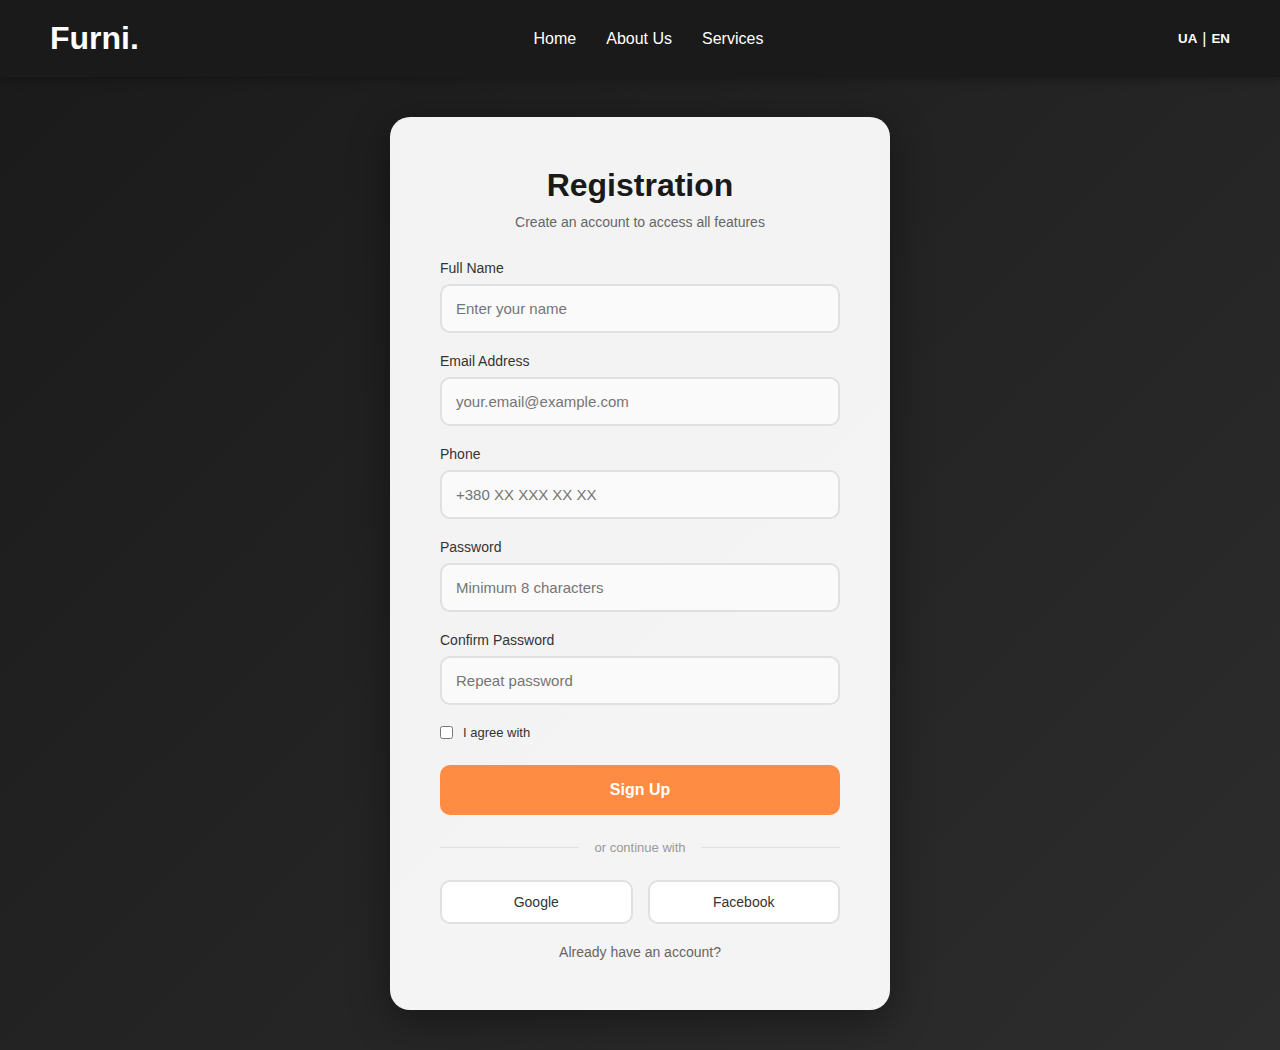
<file: user.html>
<!DOCTYPE html>
<html lang="uk">
<head>
    <meta charset="UTF-8">
    <meta name="viewport" content="width=device-width, initial-scale=1.0">
    <title>Registration | Furni</title>

    <link rel="stylesheet" href="css/user.css">
    <link rel="icon" type="image/x-icon" href="ico/favicon 2.ico">
</head>

<body>
    <!-- ====== HEADER ====== -->
    <header>
        <div class="logo" href="index.html">Furni.</div>
        <nav>
            <a href="index.html" data-key="nav-home" >Home</a>
            <a href="about_us.html" data-key="nav-about">About Us</a>
            <a href="services.html" data-key="nav-services">Services</a>
        </nav>
        <div class="lang-switch" style="display: flex; gap: 5px; color: white; margin-left: 20px;">
            <button onclick="setLanguage('ua')" class="lang-btn" style="background:none; border:none; color:inherit; cursor:pointer; font-weight:600;">UA</button>
            <span>|</span>
            <button onclick="setLanguage('en')" class="lang-btn" style="background:none; border:none; color:inherit; cursor:pointer; font-weight:600;">EN</button>
        </div>
    </header>

    <!-- ====== REGISTRATION CONTAINER ====== -->
    <div class="container">
        <div class="registration-box">
            <h2 data-key="reg-title">Реєстрація</h2>
            <p class="subtitle" data-key="reg-subtitle">Створіть акаунт, щоб отримати доступ до всіх можливостей</p>

            <form id="registrationForm">
                <div class="form-group">
                    <label for="name" data-key="label-name">Повне ім'я</label>
                    <input type="text" id="name" name="name" placeholder="Enter your name" required>
                </div>

                <div class="form-group">
                    <label for="email" data-key="label-email">Email адреса</label>
                    <input type="email" id="email" name="email" placeholder="your.email@example.com" required>
                </div>

                <div class="form-group">
                    <label for="phone" data-key="label-phone">Телефон</label>
                    <input type="tel" id="phone" name="phone" placeholder="+380 XX XXX XX XX" required>
                </div>

                <div class="form-group">
                    <label for="password" data-key="label-pass">Пароль</label>
                    <input type="password" id="password" name="password" placeholder="Minimum 8 characters" required>
                </div>

                <div class="form-group">
                    <label for="confirm-password" data-key="label-confirm">Підтвердіть пароль</label>
                    <input type="password" id="confirm-password" name="confirm-password" placeholder="Repeat password" required>
                </div>

                <div class="checkbox-group">
                    <input type="checkbox" id="terms" name="terms" required>
                    <label for="terms" data-key="terms-agree">Я погоджуюсь з </label>
                </div>

                <button type="submit" class="submit-btn" data-key="btn-register">Зареєструватися</button>
            </form>

            <div class="divider">
                <span data-key="divider-or">або продовжити з</span>
            </div>

            <div class="social-buttons">
                <button class="social-btn">Google</button>
                <button class="social-btn">Facebook</button>
            </div>

            <div class="login-link" data-key="link-have-account">
                Вже є акаунт? <a href="#" data-key="link-login">Увійти</a>
            </div>
        </div>
    </div>

    <!-- ===== SCRIPTS ===== -->
    <script src="js/translation-user.js"></script>
    
</body>
</html>
</file>
<file: css/index.css>
/* === ЗАГАЛЬНІ СТИЛІ ТА ІМПОРТ ШРИФТІВ === */
@import url('https://fonts.googleapis.com/css2?family=Poppins:wght@400;500;600;700&display=swap');

/* Скидання стилів браузера за замовчуванням */
* {
    margin: 0; /* Прибирає зовнішні відступи для всіх елементів */
    padding: 0; /* Прибирає внутрішні відступи для всіх елементів */
    box-sizing: border-box; /* Змінює модель розрахунку розмірів блоків, включаючи padding і border в ширину/висоту */
}

/* Базові стилі для всього документа */
body {
    font-family: 'Poppins', sans-serif; /* Встановлює основний шрифт для всього сайту */
    color: #333; /* Встановлює основний колір тексту */
    background-color: #f8f9fa; /* Встановлює світлий фоновий колір */
}

/* Стилі для контейнера, що обмежує ширину контенту та центрує його */
.container {
    max-width: 1450px; /* Максимальна ширина контейнера */
    margin: 0 auto; /* Центрує контейнер по горизонталі */
    padding: 0 20px; /* Внутрішні відступи зліва і справа для мобільних пристроїв */
}

/* Стилі для посилань */
a {
    text-decoration: none; /* Прибирає підкреслення у посилань */
    color: inherit; /* Посилання успадковують колір тексту від батьківського елемента */
}

/* Стилі для списків */
ul {
    list-style-type: none; /* Прибирає маркери у списків */
}





/* ================= СТИЛІ ДЛЯ HEADER (ШАПКИ САЙТУ) ============== */


.header {
    background-color: transparent; /* Робить фон шапки прозорим */
    padding: 20px 0; /* Внутрішні відступи зверху та знизу */
    position: absolute; /* Абсолютне позиціонування, щоб шапка була поверх hero секції */
    width: 100%; /* Шапка займає всю ширину екрану */
    top: 0; /* Розташування зверху */
    left: 0; /* Розташування зліва */
    z-index: 100; /* Встановлює високий z-index, щоб шапка була над іншими елементами */
}

/* Стилі для навігації */
.main-nav {
    display: flex; /* Використовує Flexbox для вирівнювання елементів */
    justify-content: space-between; /* Розподіляє елементи по краях (лого зліва, меню і іконки справа) */
    align-items: center; /* Вирівнює елементи по вертикальному центру */
    font-size: 20px; /* Розмір шрифту для навігації */
}

/* Стилі для логотипу */
.logo {
    font-size: 30px; /* Розмір шрифту логотипу */
    font-weight: 700; /* Жирність шрифту */
    color: #fff; /* Колір тексту логотипу (білий для контрасту з фоном) */
}

/* Стилі для списку навігації */
.main-nav ul {
    display: flex; /* Елементи списку (пункти меню) розташовуються в рядок */
    gap: 50px; /* Відстань між пунктами меню */
}

.main-nav ul li a {
    color: #fff; /* Колір тексту посилань */
    font-weight: 600; /* Напівжирний шрифт */
    transition: color 0.3s ease; /* Плавний перехід кольору при наведенні */
}

.main-nav ul li a:hover {
    color: #f39c12; /* Колір тексту при наведенні курсору */
}

/* Стилі для іконок в навігації */
.nav-icons {
    display: flex; /* Іконки розташовуються в рядок */
    gap: 30px; /* Відстань між іконками */
}

.nav-icons a {
    color: #fff; /* Колір іконок */
    font-size: 21px; /* Розмір іконок */
}

/* Стилі для випадаючого списку <select> в навігації =========================================== хз чи залишати */
:root {
    --accent-color: #f39c12;
  }
  
  .dropdown {
    position: relative; /* Необхідно, щоб .dropdown-content позиціонувався відносно кнопки */
    display: inline-block;
  }
  
  .dropbtn {
    background-color: #e67e22; 
    color: #fff; 
    font-size: 18px; 
    padding: 5px 30px; 
    border-radius: 20px; /* Закруглені краї */
    font-weight: 600; 
    transition: background-color 0.3s ease; 
    border: none; 
    cursor: pointer;   
  }
  
  .dropdown-content {
    text-align: center;
    display: none; /* Сховано за замовчуванням */
    position: absolute;
    z-index: 1; /* Має бути поверх іншого контенту */
    min-width: 100px;
    border-radius: 20px;
    background-color: rgba(30, 30, 30, 0.9);

    left: 50%;                    /* Зсув лівого краю на центр батька */
    transform: translateX(-50%); /* Зсув самого елемента назад на половину його ширини */
    
  }
  

  .dropdown-content a {
    color: white; /* Текст посилань залишається білим і чітким */
    padding: 8px 16px;
    text-decoration: none;
    border-radius: 10px; 
    display: block; /* Робить посилання на всю ширину */
    transition: background-color 0.3s ease;
  }
  
  .dropdown-content a:hover {
    background-color: rgba(243, 156, 18, 0.5); /* Ваш напівпрозорий помаранчевий акцент */
  }
  
  .dropdown:hover .dropdown-content {
    display: block; /* Показуємо меню */
  }
  
  .dropdown:hover .dropbtn {
    background-color: #e08e0b; /* Трохи темніший акцент */
  }


/* ============= СТИЛІ ДЛЯ HERO SECTION (ГОЛОВНОЇ СЕКЦІЇ) =============== */
.hero {
    background-image: linear-gradient(rgba(0, 0, 0, 0.5), rgba(0, 0, 0, 0)), url('../images/1441.png'); /* Фонове зображення з затемненням */
    height: 250%; /*Висота секції на весь екран */
    background-size: cover; /* Зображення покриває всю доступну площу */
    background-position: center; /* Центрує фонове зображення */
    display: flex; /* Використовує Flexbox */
    align-items: left; /* Вирівнює контент по вертикальному  */
    text-align: center; /* Центрує текст */
    padding: 290px 20px; /* Внутрішні відступи */
}

.hero-content {
    color: #fff; /* Колір тексту в секції */
    max-width: 700px; /* Максимальна ширина текстового блоку */
    margin: 0 auto; /* Центрування блоку */
}

.hero-content h1 {
    font-size: 55px; /* Розмір головного заголовка */
    margin-bottom: 30px; /* Відступ знизу */
    margin-top: 0; /* Відступ зверху */
}

.hero-content p {
    font-size: 21px; /* Розмір тексту параграфа */
    margin-bottom: 30px; /* Відступ знизу */
}


.btn {
    background-color: #e67e22; /* Колір фону кнопки */
    color: #fff; /* Колір тексту кнопки */
    padding: 15px 30px; /* Внутрішні відступи кнопки */
    border-radius: 30px; /* Закруглення кутів */
    font-weight: 600; /* Жирність шрифту */
    transition: background-color 0.3s ease; /* Плавний перехід кольору фону */
    
}
.btn:hover {
    background-color: #d35400; /* Колір фону при наведенні */
}

/* кнопка для перекладу */
.lang-switch {
    display: flex;
    align-items: center;
    gap: 5px;
    margin-right: 20px;
    color: white; /* Або чорний, залежно від фону */
}

.lang-btn {
    background: none;
    border: none;
    color: rgba(255, 255, 255, 0.7);
    cursor: pointer;
    font-weight: 600;
    font-size: 16px;
    padding: 0;
}

.lang-btn.active, .lang-btn:hover {
    color: #fff; /* Активний колір */
    text-decoration: underline;
}



/* ==========================================================================
   СТИЛІ ДЛЯ СЕКЦІЇ "WHY CHOOSING US" (БЕЗ BOOTSTRAP)
   ========================================================================== */

/* Основні налаштування секції */
.features-section {
    padding: 100px 0; /* Великі відступи зверху/знизу для "повітря" */
    background-color: #fff; /* Білий фон, щоб відповідати стилю сайту */
}

/* --- Заміна класів Bootstrap своїми стилями --- */

/* Центрування тексту (заміна класу .text-center) */
.features-section .text-center {
    text-align: center;
}

/* Відступ знизу для заголовка (заміна класу .mb-5) */
.features-section .mb-5 {
    margin-bottom: 50px;
}

/* Імітація сітки (заміна класу .row) */
.features-section .row {
    display: grid;
    grid-template-columns: repeat(3, 1fr); /* 3 колонки однакової ширини */
    gap: 30px; /* Відстань між картками */
    align-items: stretch; /* Картки будуть однакової висоти */
}

/* Ігноруємо ширину col-md-4, оскільки працюємо через Grid, 
   але залишаємо клас для сумісності з HTML */
.features-section .col-md-4 {
    width: 100%;
}

/* --- Стилізація контенту --- */

/* Заголовок секції */
.section-title {
    font-size: 38px;
    font-weight: 700;
    color: #333;
    position: relative;
    display: inline-block;
}

/* Декоративна лінія під заголовком (опціонально, для краси) */
.section-title::after {
    content: '';
    display: block;
    width: 60px;
    height: 4px;
    background-color: #e67e22; /* Твій акцентний помаранчевий колір */
    margin: 10px auto 0;
    border-radius: 2px;
}

/* --- Картка особливості --- */
.feature-card {
    background-color: #fff;
    padding: 40px 30px;
    border-radius: 20px; /* Сильне закруглення, як у твоїх інших елементах */
    text-align: center;
    transition: all 0.3s ease; /* Плавна анімація при наведенні */
    border: 1px solid #eee; /* Легка рамка */
    height: 100%; /* Розтягуємо на всю висоту колонки */
    
    /* Тінь, схожа на ту, що у відгуках */
    box-shadow: 0 5px 15px rgba(0, 0, 0, 0.05);
}

/* Ефект при наведенні на картку */
.feature-card:hover {
    transform: translateY(-10px); /* Картка піднімається вгору */
    box-shadow: 0 15px 30px rgba(230, 126, 34, 0.15); /* Тінь стає помаранчевою */
    border-color: transparent;
}

/* --- Іконка --- */
.feature-icon {
    width: 80px;
    height: 80px;
    background-color: rgba(230, 126, 34, 0.1); /* Прозорий помаранчевий фон */
    border-radius: 50%; /* Кругла форма */
    display: flex;
    align-items: center;
    justify-content: center;
    margin: 0 auto 25px; /* Центрування і відступ знизу */
    transition: all 0.3s ease;
}

.feature-icon i {
    font-size: 32px;
    color: #e67e22; /* Помаранчева іконка */
}

/* При наведенні на картку іконка зафарбовується */
.feature-card:hover .feature-icon {
    background-color: #e67e22;
}

.feature-card:hover .feature-icon i {
    color: #fff; /* Іконка стає білою */
}

/* --- Текст картки --- */
.feature-card h4 {
    font-size: 22px;
    font-weight: 600;
    margin-bottom: 15px;
    color: #333;
}

.feature-card p {
    color: #666;
    font-size: 15px;
    line-height: 1.6;
    margin: 0;
}

/* ==========================================================================
   АДАПТИВНІСТЬ (Для телефонів і планшетів)
   ========================================================================== */

/* Для планшетів (менше 992px) */
@media (max-width: 992px) {
    .features-section .row {
        grid-template-columns: repeat(2, 1fr); /* 2 колонки */
    }
}

/* Для мобільних (менше 600px) */
@media (max-width: 600px) {
    .features-section .row {
        grid-template-columns: 1fr; /* 1 колонка */
    }
    
    .section-title {
        font-size: 28px;
    }
    
    .features-section {
        padding: 60px 0;
    }
}


/* ======== СТИЛІ СЕКЦІЇ "НАЙКРАЩІ ТОВАРИ" ============ */
.best-selling {
    padding: 80px 0; /* Внутрішні відступи */
    text-align: center; /* Центрування контенту */
}

.best-selling h2 {
    font-size: 36px; /* Розмір заголовка */
    margin-bottom: 30px; /* Відступ знизу */
}

/* Стилі для табів (кнопок-фільтрів) */
.product-tabs {
    margin-bottom: 50px; /* Відступ знизу */
    display: flex; /* Елементи в рядок */
    justify-content: center; /* Центрування по горизонталі */
    gap: 20px; /* Відстань між кнопками */
}

.tab-btn {
    background: none; /* Прозорий фон */
    border: none; /* Без рамки */
    font-size: 16px; /* Розмір шрифту */
    font-weight: 500; /* Напівжирний шрифт */
    cursor: pointer; /* Змінює курсор на "руку" */
    padding: 10px 20px; /* Внутрішні відступи */
    border-radius: 5px; /* Закруглення кутів */
    transition: all 0.3s ease; /* Плавний перехід */
}

.tab-btn.active, .tab-btn:hover {
    background-color: #e67e22; /* Фон для активної/наведеної кнопки */
    color: #fff; /* Колір тексту для активної/наведеної кнопки */
}

.tab-content {
    display: none; /* Сховано за замовчуванням */
}

.tab-content.active {
    display: block; /* Показує контент активного табу */
}
/* Сітка для карток товарів */
.product-grid {
    display: grid; /* Використання CSS Grid */
    grid-template-columns: repeat(4, 1fr); /* Чотири колонки однакової ширини */
    gap: 30px; /* Відстань між картками */
}

/* Стилі для картки товару */
.product-card {
    background-color: #fff; /* Білий фон */
    padding: 20px; /* Внутрішні відступи */
    text-align: left; /* Вирівнювання тексту зліва */
    border-radius: 8px; /* Закруглення кутів */
    position: relative; /* Встановлює позиціонування для дочірніх елементів */
}

.product-image {
    background-color: #f1f1f1; /* Світло-сірий фон для зображення */
    padding: 20px; /* Відступи навколо зображення */
    border-radius: 8px; /* Закруглення кутів */
    margin-bottom: 15px; /* Відступ знизу */
}

.product-card img {
    width: 100%; /* Зображення займає всю ширину блоку */
    display: block; /* Робить зображення блочним елементом */
}

.product-card h3 {
    font-size: 18px; /* Розмір назви товару */
    font-weight: 600; /* Жирність шрифту */
}

.price {
    font-weight: 700; /* Жирний шрифт для ціни */
    color: #333; /* Колір ціни */
    margin-top: 5px; /* Відступ зверху */
}

/* Кнопка "додати в кошик" */
.add-to-cart {
    position: absolute; /* Абсолютне позиціонування відносно .product-card */
    bottom: 20px; /* Позиція від нижнього краю */
    right: 20px; /* Позиція від правого краю */
    background-color: #e67e22; /* Колір фону */
    color: #fff; /* Колір іконки/тексту */
    width: 35px; /* Ширина */
    height: 35px; /* Висота */
    border-radius: 50%; /* Робить кнопку круглою */
    display: flex; /* Використання Flexbox для центрування */
    align-items: center; /* Центрування по вертикалі */
    justify-content: center; /* Центрування по горизонталі */
    font-size: 20px; /* Розмір плюса */
    transition: background-color 0.3s ease; /* Плавний перехід */
}

.add-to-cart:hover {
    background-color: #e67e22; /* Колір фону при наведенні */
}

.view-all {
    display: inline-block; /* Робить посилання блочно-рядковим */
    margin-top: 50px; /* Відступ зверху */
    font-weight: 600; /* Жирний шрифт */
    color: #e67e22; /* Колір тексту */
}





/* ========== СТИЛІ СЕКЦІЇ "ДОСВІД" ========================== */
.experience, .process {
    padding: 80px 0; /* Внутрішні відступи */
    background: #fff; /* Білий фон */
}

.experience-content, .process-content {
    display: grid; /* Використання CSS Grid */
    grid-template-columns: 1fr 1fr; /* Дві колонки однакової ширини */
    gap: 50px; /* Відстань між колонками */
    align-items: center; /* Вирівнювання по вертикальному центру */
}

.experience-image img {
    width: 100%; /* Зображення займає всю ширину колонки */
    border-radius: 10px; /* Закруглення кутів */
}

.subtitle {
    font-weight: 600; /* Жирний шрифт */
    color: #666; /* Сірий колір тексту */
    margin-bottom: 10px; /* Відступ знизу */
    letter-spacing: 1px; /* Міжсимвольний інтервал */
}

.experience-text h2, .process-text h2 {
    font-size: 36px; /* Розмір заголовка */
    margin-bottom: 20px; /* Відступ знизу */
}

.experience-text p, .process-text p {
    color: #666; /* Колір тексту */
    line-height: 1.7; /* Міжрядковий інтервал */
}





/* ============= СТИЛІ СЕКЦІЇ "ПРОЦЕС" =========================== */
.process-gallery {
    display: grid; /* Використання Grid для галереї */
    grid-template-columns: repeat(2, 1fr); /* Дві колонки */
    grid-template-rows: repeat(2, 200px); /* Два рядки висотою 200px */
    gap: 15px; /* Відстань між зображеннями */
}

.process-gallery img {
    width: 100%; /* Ширина зображення */
    height: 100%; /* Висота зображення */
    object-fit: cover; /* Зображення покриває блок, зберігаючи пропорції */
    border-radius: 8px; /* Закруглення кутів */
}

/* Розташування зображень в сітці */
.process-gallery .img1 {
    grid-row: 1 / 3; /* Зображення займає 2 рядки */
}
.process-gallery .img2 {
    grid-column: 2 / 3; /* Зображення у другій колонці */
}
.process-gallery .img3 {
    grid-column: 2 / 3; /* Зображення у другій колонці */
}









/* ===================== СТИЛІ "ВІДГУКИ" =============================== */

:root {
    --card-bg-color: #ffffff; /* Білий фон картки */
    --primary-color: #f7a940; /* Колір зірочок/акценту */
    --shadow-color: rgba(0, 0, 0, 0.1);
}

/*  Галерея  */
.testimonials-gallery {
    display: flex;
    justify-content: center;
    align-items: center; /* Вирівнює стрілки та картки */
    gap: 20px;
    padding: 50px 0;
    background-color: #f7f7f7; /* Легкий фон секції */
    overflow: hidden; /* Обрізаємо все, що виходить за межі */
    position: relative;
}

/* Стрілки */
.arrow {
    background: var(--card-bg-color);
    border: none;
    border-radius: 50%;
    width: 40px;
    height: 40px;
    font-size: 20px;
    cursor: pointer;
    box-shadow: 0 4px 6px var(--shadow-color);
    z-index: 10;
    transition: background-color 0.3s;
    color: #333;
    position: absolute; /* Позиціонуємо абсолютно відносно галереї */
    top: 50%;
    transform: translateY(-50%);
}

.prev-arrow { left: 10px; }
.next-arrow { right: 10px; }

.arrow:hover {
    background-color: #eee;
}

/* Картка відгуку  */
.testimonial-card {
    width: 300px; /* Фіксована ширина картки */
    border-radius: 15px;
    overflow: hidden;
    position: relative;
    box-shadow: 0 10px 20px rgba(0, 0, 0, 0.15); /* Тінь для ефекту "вискакуваня" */
}

/* Контейнер для зображення */
.card-image-wrapper {
    height: 400px;
    overflow: hidden;
}

.card-image {
    width: 100%;
    height: 100%;
    object-fit: cover; /* Зображення покриває весь контейнер */
}

/*  Контент відгуку (Білий блок) !!!!!!!!!!!!!!!!!!!!!!!!!!!!!!!!!!!!!!!!!!!!!!!!!!!!!!!!!!!!!!!!!!!!!!!!!!!!!! */
.testimonial-content {
    background-color: var(--card-bg-color);
    padding: 40px 25px 25px; /* Більший відступ зверху, щоб вмістити аватар */
    text-align: center;
    
    /* Ключовий ефект: Зсуваємо блок вгору і робимо його напівкруглим */
    position: absolute;
    bottom: 0;
    left: 0;
    right: 0;
    
    /* Створення напівкруглого/вигнутого верху */
    border-top-left-radius: 40px;
    border-top-right-radius: 40px;
    box-shadow: 0 -5px 10px var(--shadow-color); /* Тінь на стику */
}


.avatar-wrapper {
    position: absolute;
    top: -50px; /* Зміщення вгору, щоб він був накладений на зображення */
    left: 50%;
    transform: translateX(-50%); /* Центрування */
    
    /* Створення білого обведення навколо аватара */
    width: 80px; 
    height: 80px;
    border-radius: 50%;
    background-color: var(--card-bg-color);
    padding: 5px; /* Обведення */
    box-shadow: 0 0 0 2px #fff, 0 4px 6px rgba(0, 0, 0, 0.1); /* Додаткова тінь */
}

.avatar {
    width: 100%;
    height: 100%;
    border-radius: 50%;
    object-fit: cover;
}

/* Текст і рейтинг */
.client-name {
    margin-top: 10px;
    font-size: 18px;
    font-weight: 700;
}

.client-title {
    color: #888;
    font-size: 14px;
    margin-bottom: 15px;
}

.client-quote {
    font-size: 15px;
    color: #444;
    line-height: 1.6;
    margin-bottom: 15px;
}

/* Стилізація зірочок */
.rating {
    font-size: 20px;
    color: var(--primary-color);
}

.rating .star.empty {
    color: #ccc; /* Сірий колір для незаповнених зірок */
}

/* ======================================= Анімація появи картки ========================================= */

/* Контейнер галереї */
.testimonials-gallery {
    display: flex;
    align-items: center;
    justify-content: center; /* ЦЕНТРУЄ ОДНУ КАРТКУ ПО ГОРИЗОНТАЛІ */
    position: relative;
    padding: 0 60px;
    /* Видаляємо 'gap: 20px', який був для 3-х карток */
    min-height: 550px;
}

/* Картки відгуків */
.testimonial-card {
    /* Робимо картку великою, щоб вона займала центр */
    max-width: 300px; 
    width: 100%;
    flex-shrink: 0;
    
    display: none; /* (ВАЖЛИВО) Ховаємо всі картки за замовчуванням */
    
    /* Додаткові стилі картки (тінь, фон тощо) */
    background: #fff;
    border-radius: 20px;
    box-shadow: 0 10px 30px rgba(0,0,0,0.07);
    text-align: center;
    position: relative;
}

/* (ВАЖЛИВО) Показуємо тільки картку з класом .active */
.testimonial-card.active {
    display: block; 
    animation: fadeIn 0.4s ease-in-out;
}


/* ======================== СТИЛІ ДЛЯ FOOTER (ПІДВАЛУ САЙТУ) ===================================== */
.footer {
    background-color: #2c3e50; /* Темний фон підвалу */
    color: #bdc3c7; /* Світло-сірий колір тексту */
    padding: 60px 0 20px; /* Внутрішні відступи */
}

.footer-grid {
    display: grid; /* Використання Grid */
    grid-template-columns: 2fr 1fr 1fr 1fr; /* Чотири колонки різної ширини */
    gap: 40px; /* Відстань між колонками */
    margin-bottom: 40px; /* Відступ знизу */
}

.footer-col .logo {
    color: #fff; /* Білий колір логотипу */
    display: inline-block; /* Робить лого блочно-рядковим */
    margin-bottom: 20px; /* Відступ знизу */
}

.footer-col h4 {
    color: #fff; /* Білий колір заголовків */
    font-size: 18px; /* Розмір шрифту */
    margin-bottom: 20px; /* Відступ знизу */
}

.footer-col ul li {
    margin-bottom: 10px; /* Відступ між пунктами списку */
}

.footer-col ul li a {
    color: #bdc3c7; /* Колір посилань */
    transition: color 0.3s ease; /* Плавний перехід кольору */
}

.footer-col ul li a:hover {
    color: #fff; /* Колір посилань при наведенні */
}

/* Нижня частина підвалу */
.footer-bottom {
    border-top: 1px solid #34495e; /* Лінія-розділювач */
    padding-top: 20px; /* Відступ зверху */
    display: flex; /* Використання Flexbox */
    justify-content: space-between; /* Розподілення елементів по краях */
    align-items: center; /* Вирівнювання по центру */
    font-size: 14px; /* Розмір шрифту */
}

.footer-bottom a {
    margin-left: 20px; /* Відступ між посиланнями */
}






/* ==================== додаткові елемкнти про які я неїбу як зробити нормально ====================== */
.our {
    text-align: center;
    font-size: 36px; /* Розмір заголовка */
    margin-bottom: 0px; /* Відступ знизу */
    margin-top: 50px; /* Відступ зверху */
}


/* ========================================================================
   АДАПТИВНІСТЬ З НУЛЯ - ПРОФЕСІЙНИЙ ПІДХІД
   ======================================================================== */

/* ==================== ВЕЛИКІ ПЛАНШЕТИ (1200px - 992px) ==================== */
@media (max-width: 1200px) {
    .container {
        max-width: 100%;
        padding: 0 40px;
    }
    
    .hero-content h1 {
        font-size: 48px;
    }
    
    .product-grid {
        grid-template-columns: repeat(3, 1fr);
        gap: 25px;
    }
}

/* ==================== ПЛАНШЕТИ (992px - 768px) ==================== */
@media (max-width: 992px) {
    /* КОНТЕЙНЕР */
    .container {
        padding: 0 30px;
    }
    
    /* HEADER - адаптивна навігація */
    .header {
        padding: 15px 0;
    }
    
    .main-nav {
        font-size: 16px;
    }
    
    .logo {
        font-size: 26px;
    }
    
    .main-nav ul {
        gap: 25px;
    }
    
    .main-nav ul li a {
        font-size: 16px;
    }
    
    .nav-icons {
        gap: 20px;
    }
    
    .nav-icons a {
        font-size: 19px;
    }
    
    .dropbtn {
        font-size: 16px;
        padding: 5px 25px;
    }
    
    /* HERO SECTION */
    .hero {
        height: auto;
        min-height: 600px;
        padding: 180px 30px 80px;
        background-size: cover;
        background-position: center;
    }
    
    .hero-content {
        max-width: 600px;
    }
    
    .hero-content h1 {
        font-size: 42px;
        line-height: 1.2;
    }
    
    .hero-content p {
        font-size: 18px;
    }
    
    /* FEATURES SECTION */
    .features-section {
        padding: 70px 0;
    }
    
    .section-title {
        font-size: 32px;
    }
    
    .features-section .row {
        gap: 25px;
    }
    
    .feature-card {
        padding: 35px 25px;
    }
    
    /* BEST SELLING */
    .best-selling {
        padding: 70px 0;
    }
    
    .best-selling h2 {
        font-size: 32px;
    }
    
    .product-grid {
        grid-template-columns: repeat(3, 1fr);
        gap: 20px;
    }
    
    .product-card h3 {
        font-size: 16px;
    }
    
    /* EXPERIENCE & PROCESS */
    .experience, .process {
        padding: 70px 0;
    }
    
    .experience-text h2, .process-text h2 {
        font-size: 30px;
    }
    
    /* TESTIMONIALS */
    .our {
        font-size: 32px;
        margin-top: 40px;
    }
    
    .testimonials-gallery {
        padding: 40px 50px;
    }
    
    /* FOOTER */
    .footer-grid {
        grid-template-columns: 2fr 1fr 1fr 1fr;
        gap: 30px;
    }
}

/* ==================== МАЛІ ПЛАНШЕТИ (768px - 576px) ==================== */
@media (max-width: 768px) {
    /* КОНТЕЙНЕР */
    .container {
        padding: 0 20px;
    }
    
    /* HEADER - вертикальна навігація */
    .main-nav {
        flex-wrap: wrap;
        justify-content: center;
        gap: 15px;
    }
    
    .logo {
        width: 100%;
        text-align: center;
        margin-bottom: 10px;
        font-size: 24px;
    }
    
    .main-nav ul {
        flex-wrap: wrap;
        justify-content: center;
        gap: 15px;
        width: 100%;
    }
    
    .main-nav ul li {
        flex-shrink: 0;
    }
    
    .nav-icons {
        width: 100%;
        justify-content: center;
        margin-top: 10px;
    }
    
    /* HERO SECTION */
    .hero {
        min-height: 500px;
        padding: 150px 20px 70px;
        text-align: center;
        align-items: center;
    }
    
    .hero-content {
        max-width: 100%;
    }
    
    .hero-content h1 {
        font-size: 34px;
        line-height: 1.3;
        margin-bottom: 20px;
    }
    
    .hero-content p {
        font-size: 16px;
        margin-bottom: 25px;
    }
    
    .btn {
        padding: 13px 28px;
        font-size: 15px;
    }
    
    /* FEATURES SECTION */
    .features-section {
        padding: 60px 0;
    }
    
    .section-title {
        font-size: 28px;
    }
    
    .features-section .row {
        grid-template-columns: 1fr;
        gap: 20px;
        max-width: 500px;
        margin: 0 auto;
    }
    
    .feature-card {
        padding: 40px 30px;
    }
    
    .feature-card h4 {
        font-size: 20px;
    }
    
    .feature-card p {
        font-size: 14px;
    }
    
    /* BEST SELLING */
    .best-selling {
        padding: 60px 0;
    }
    
    .best-selling h2 {
        font-size: 28px;
        margin-bottom: 25px;
    }
    
    .product-tabs {
        flex-wrap: wrap;
        gap: 12px;
        margin-bottom: 40px;
    }
    
    .tab-btn {
        padding: 10px 18px;
        font-size: 14px;
    }
    
    .product-grid {
        grid-template-columns: repeat(2, 1fr);
        gap: 15px;
    }
    
    .product-card {
        padding: 15px;
    }
    
    .product-image {
        padding: 15px;
        margin-bottom: 12px;
    }
    
    .product-card h3 {
        font-size: 15px;
    }
    
    .price {
        font-size: 15px;
    }
    
    .add-to-cart {
        width: 32px;
        height: 32px;
        font-size: 18px;
        bottom: 15px;
        right: 15px;
    }
    
    .view-all {
        margin-top: 40px;
        font-size: 15px;
    }
    
    /* EXPERIENCE & PROCESS */
    .experience, .process {
        padding: 60px 0;
    }
    
    .experience-content, .process-content {
        grid-template-columns: 1fr;
        gap: 40px;
    }
    
    .experience-text, .process-text {
        order: 1;
        text-align: center;
    }
    
    .experience-image, .process-gallery {
        order: 2;
    }
    
    .subtitle {
        font-size: 13px;
    }
    
    .experience-text h2, .process-text h2 {
        font-size: 26px;
        margin-bottom: 18px;
    }
    
    .experience-text p, .process-text p {
        font-size: 15px;
        line-height: 1.7;
    }
    
    .process-gallery {
        grid-template-columns: 1fr 1fr;
        grid-template-rows: 180px 180px;
        gap: 12px;
    }
    
    .process-gallery .img1 {
        grid-row: 1 / 3;
        grid-column: 1;
    }
    
    .process-gallery .img2 {
        grid-row: 1;
        grid-column: 2;
    }
    
    .process-gallery .img3 {
        grid-row: 2;
        grid-column: 2;
    }
    
    /* TESTIMONIALS */
    .our {
        font-size: 26px;
        margin-top: 30px;
        padding: 0 20px;
    }
    
    .testimonials-gallery {
        padding: 40px 45px;
        min-height: 520px;
    }
    
    .testimonial-card {
        max-width: 320px;
    }
    
    .card-image-wrapper {
        height: 380px;
    }
    
    .testimonial-content {
        padding: 45px 25px 25px;
    }
    
    .avatar-wrapper {
        width: 75px;
        height: 75px;
        top: -45px;
    }
    
    .client-name {
        font-size: 17px;
    }
    
    .client-quote {
        font-size: 14px;
    }
    
    .arrow {
        width: 38px;
        height: 38px;
        font-size: 18px;
    }
    
    /* FOOTER */
    .footer {
        padding: 50px 0 20px;
    }
    
    .footer-grid {
        grid-template-columns: 1fr 1fr;
        gap: 35px;
    }
    
    .footer-col h4 {
        font-size: 17px;
    }
    
    .footer-bottom {
        flex-direction: column;
        gap: 12px;
        text-align: center;
        padding-top: 20px;
    }
    
    .footer-bottom a {
        margin: 0 10px;
    }
}

/* ==================== СМАРТФОНИ (576px - 360px) ==================== */
@media (max-width: 576px) {
    /* КОНТЕЙНЕР */
    .container {
        padding: 0 15px;
    }
    
    /* HEADER */
    .header {
        padding: 12px 0;
    }
    
    .logo {
        font-size: 22px;
        margin-bottom: 8px;
    }
    
    .main-nav ul {
        gap: 12px;
    }
    
    .main-nav ul li a {
        font-size: 14px;
        padding: 5px 8px;
    }
    
    .nav-icons a {
        font-size: 17px;
    }
    
    .dropbtn {
        font-size: 14px;
        padding: 5px 18px;
    }
    
    .dropdown-content {
        min-width: 140px;
    }
    
    .dropdown-content a {
        padding: 8px 14px;
        font-size: 13px;
    }
    
    /* HERO SECTION */
    .hero {
        min-height: 450px;
        padding: 130px 15px 60px;
    }
    
    .hero-content h1 {
        font-size: 28px;
        line-height: 1.3;
        margin-bottom: 18px;
    }
    
    .hero-content p {
        font-size: 14px;
        line-height: 1.6;
        margin-bottom: 22px;
    }
    
    .btn {
        padding: 12px 25px;
        font-size: 14px;
        border-radius: 25px;
    }
    
    /* FEATURES SECTION */
    .features-section {
        padding: 50px 0;
    }
    
    .section-title {
        font-size: 24px;
    }
    
    .section-title::after {
        width: 50px;
        height: 3px;
    }
    
    .features-section .mb-5 {
        margin-bottom: 35px;
    }
    
    .features-section .row {
        gap: 18px;
    }
    
    .feature-card {
        padding: 35px 25px;
    }
    
    .feature-icon {
        width: 70px;
        height: 70px;
        margin-bottom: 20px;
    }
    
    .feature-icon i {
        font-size: 28px;
    }
    
    .feature-card h4 {
        font-size: 18px;
        margin-bottom: 12px;
    }
    
    .feature-card p {
        font-size: 13px;
        line-height: 1.6;
    }
    
    /* BEST SELLING */
    .best-selling {
        padding: 50px 0;
    }
    
    .best-selling h2 {
        font-size: 24px;
        margin-bottom: 22px;
    }
    
    .product-tabs {
        gap: 10px;
        margin-bottom: 35px;
    }
    
    .tab-btn {
        padding: 9px 16px;
        font-size: 13px;
        border-radius: 6px;
    }
    
    .product-grid {
        grid-template-columns: 1fr;
        gap: 18px;
        max-width: 400px;
        margin: 0 auto;
    }
    
    .product-card {
        padding: 18px;
        border-radius: 10px;
    }
    
    .product-image {
        padding: 18px;
        margin-bottom: 15px;
        border-radius: 10px;
    }
    
    .product-card h3 {
        font-size: 16px;
        margin-bottom: 8px;
    }
    
    .price {
        font-size: 16px;
        font-weight: 700;
    }
    
    .add-to-cart {
        width: 34px;
        height: 34px;
        font-size: 19px;
        bottom: 18px;
        right: 18px;
    }
    
    .view-all {
        margin-top: 35px;
        font-size: 14px;
    }
    
    /* EXPERIENCE & PROCESS */
    .experience, .process {
        padding: 50px 0;
    }
    
    .experience-content, .process-content {
        gap: 35px;
    }
    
    .subtitle {
        font-size: 12px;
        letter-spacing: 1.5px;
        margin-bottom: 10px;
    }
    
    .experience-text h2, .process-text h2 {
        font-size: 23px;
        line-height: 1.4;
        margin-bottom: 15px;
    }
    
    .experience-text p, .process-text p {
        font-size: 14px;
        line-height: 1.7;
    }
    
    .experience-image img {
        border-radius: 12px;
    }
    
    .process-gallery {
        grid-template-columns: 1fr;
        grid-template-rows: 200px 160px 160px;
        gap: 10px;
    }
    
    .process-gallery .img1 {
        grid-row: 1;
        grid-column: 1;
    }
    
    .process-gallery .img2 {
        grid-row: 2;
        grid-column: 1;
    }
    
    .process-gallery .img3 {
        grid-row: 3;
        grid-column: 1;
    }
    
    .process-gallery img {
        border-radius: 10px;
    }
    
    /* TESTIMONIALS */
    .our {
        font-size: 23px;
        margin-top: 25px;
        margin-bottom: 5px;
    }
    
    .testimonials-gallery {
        padding: 35px 0;
        min-height: 480px;
    }
    
    .testimonial-card {
        max-width: 290px;
    }
    
    .card-image-wrapper {
        height: 340px;
    }
    
    .testimonial-content {
        padding: 42px 22px 22px;
        border-top-left-radius: 35px;
        border-top-right-radius: 35px;
    }
    
    .avatar-wrapper {
        width: 72px;
        height: 72px;
        top: -42px;
        padding: 4px;
    }
    
    .client-name {
        margin-top: 8px;
        font-size: 16px;
    }
    
    .client-title {
        font-size: 12px;
        margin-bottom: 12px;
    }
    
    .client-quote {
        font-size: 13px;
        line-height: 1.6;
        margin-bottom: 12px;
    }
    
    .rating {
        font-size: 17px;
    }
    
    .arrow {
        width: 35px;
        height: 35px;
        font-size: 17px;
    }
    
    .prev-arrow { left: 8px; }
    .next-arrow { right: 8px; }
    
    /* FOOTER */
    .footer {
        padding: 40px 0 18px;
    }
    
    .footer-grid {
        grid-template-columns: 1fr;
        gap: 30px;
        text-align: center;
    }
    
    .footer-col .logo {
        display: block;
        margin-bottom: 15px;
    }
    
    .footer-col h4 {
        font-size: 16px;
        margin-bottom: 18px;
    }
    
    .footer-col ul li {
        margin-bottom: 10px;
    }
    
    .footer-col ul li a {
        font-size: 14px;
    }
    
    .footer-bottom {
        font-size: 12px;
        padding-top: 18px;
    }
    
    .footer-bottom div {
        display: flex;
        flex-direction: column;
        gap: 8px;
    }
    
    .footer-bottom a {
        margin: 0;
    }
}

/* ==================== ДУЖЕ МАЛІ ЕКРАНИ (до 360px) ==================== */
@media (max-width: 360px) {
    .hero-content h1 {
        font-size: 24px;
    }
    
    .section-title {
        font-size: 22px;
    }
    
    .best-selling h2 {
        font-size: 22px;
    }
    
    .product-grid {
        max-width: 100%;
    }
    
    .testimonial-card {
        max-width: 260px;
    }
}
</file>
<file: css/user.css>
* {
    margin: 0;
    padding: 0;
    box-sizing: border-box;
}

body {
    font-family: 'Segoe UI', Tahoma, Geneva, Verdana, sans-serif;
    background: linear-gradient(135deg, #1a1a1a 0%, #2d2d2d 100%);
    min-height: 100vh;
    display: flex;
    flex-direction: column;
}

header {
    background-color: #1a1a1a;
    padding: 20px 50px;
    display: flex;
    justify-content: space-between;
    align-items: center;
    box-shadow: 0 2px 10px rgba(0,0,0,0.3);
}

.logo {
    font-size: 32px;
    font-weight: bold;
    color: white;
}

nav {
    display: flex;
    gap: 30px;
    align-items: center;
}

nav a {
    color: white;
    text-decoration: none;
    font-size: 16px;
    transition: color 0.3s;
}

nav a:hover {
    color: #ff8c42;
}

.furniture-btn {
    background-color: #ff8c42;
    color: white;
    padding: 12px 30px;
    border-radius: 25px;
    text-decoration: none;
    font-weight: 600;
    transition: transform 0.3s, box-shadow 0.3s;
}

.furniture-btn:hover {
    transform: translateY(-2px);
    box-shadow: 0 5px 15px rgba(255, 140, 66, 0.4);
}

.container {
    flex: 1;
    display: flex;
    justify-content: center;
    align-items: center;
    padding: 40px 20px;
}

.registration-box {
    background: rgba(255, 255, 255, 0.95);
    padding: 50px;
    border-radius: 20px;
    box-shadow: 0 10px 40px rgba(0,0,0,0.4);
    max-width: 500px;
    width: 100%;
}

h2 {
    color: #1a1a1a;
    font-size: 32px;
    margin-bottom: 10px;
    text-align: center;
}

.subtitle {
    color: #666;
    text-align: center;
    margin-bottom: 30px;
    font-size: 14px;
}

.form-group {
    margin-bottom: 20px;
}

label {
    display: block;
    color: #333;
    margin-bottom: 8px;
    font-weight: 500;
    font-size: 14px;
}

input {
    width: 100%;
    padding: 14px;
    border: 2px solid #e0e0e0;
    border-radius: 10px;
    font-size: 15px;
    transition: border-color 0.3s;
    background-color: #fafafa;
}

input:focus {
    outline: none;
    border-color: #ff8c42;
    background-color: white;
}

.checkbox-group {
    display: flex;
    align-items: center;
    margin-bottom: 25px;
}

.checkbox-group input[type="checkbox"] {
    width: auto;
    margin-right: 10px;
}

.checkbox-group label {
    margin-bottom: 0;
    font-weight: normal;
    font-size: 13px;
}

.checkbox-group a {
    color: #ff8c42;
    text-decoration: none;
}

.submit-btn {
    width: 100%;
    background-color: #ff8c42;
    color: white;
    padding: 16px;
    border: none;
    border-radius: 10px;
    font-size: 16px;
    font-weight: 600;
    cursor: pointer;
    transition: transform 0.3s, box-shadow 0.3s;
}

.submit-btn:hover {
    transform: translateY(-2px);
    box-shadow: 0 5px 20px rgba(255, 140, 66, 0.4);
}

.login-link {
    text-align: center;
    margin-top: 20px;
    color: #666;
    font-size: 14px;
}

.login-link a {
    color: #ff8c42;
    text-decoration: none;
    font-weight: 600;
}

.divider {
    display: flex;
    align-items: center;
    margin: 25px 0;
}

.divider::before,
.divider::after {
    content: '';
    flex: 1;
    border-bottom: 1px solid #e0e0e0;
}

.divider span {
    padding: 0 15px;
    color: #999;
    font-size: 13px;
}

.social-buttons {
    display: flex;
    gap: 15px;
}

.social-btn {
    flex: 1;
    padding: 12px;
    border: 2px solid #e0e0e0;
    border-radius: 10px;
    background: white;
    cursor: pointer;
    transition: all 0.3s;
    font-size: 14px;
    font-weight: 500;
    color: #333;
}

.social-btn:hover {
    border-color: #ff8c42;
    transform: translateY(-2px);
}

/* Tablet */
@media (max-width: 1024px) {
    header {
        padding: 20px 30px;
    }
    
    .registration-box {
        max-width: 450px;
        padding: 40px 35px;
    }
}

/* Mobile landscape & small tablets */
@media (max-width: 768px) {
    header {
        padding: 15px 20px;
        flex-wrap: wrap;
    }
    
    .logo {
        font-size: 28px;
    }
    
    nav {
        gap: 15px;
        font-size: 14px;
    }
    
    nav a {
        font-size: 14px;
    }
    
    .furniture-btn {
        padding: 10px 20px;
        font-size: 14px;
    }
    
    .container {
        padding: 30px 15px;
    }
    
    .registration-box {
        padding: 30px 25px;
        border-radius: 15px;
    }
    
    h2 {
        font-size: 28px;
    }
    
    .form-group {
        margin-bottom: 18px;
    }
    
    input {
        padding: 12px;
    }
    
    .submit-btn {
        padding: 14px;
    }
}

/* Mobile portrait */
@media (max-width: 480px) {
    header {
        padding: 12px 15px;
    }
    
    .logo {
        font-size: 24px;
    }
    
    nav {
        width: 100%;
        justify-content: center;
        margin-top: 10px;
        gap: 10px;
        flex-wrap: wrap;
    }
    
    nav a {
        font-size: 13px;
    }
    
    .furniture-btn {
        padding: 8px 16px;
        font-size: 13px;
    }
    
    .container {
        padding: 20px 10px;
    }
    
    .registration-box {
        padding: 25px 20px;
        border-radius: 12px;
    }
    
    h2 {
        font-size: 24px;
        margin-bottom: 8px;
    }
    
    .subtitle {
        font-size: 13px;
        margin-bottom: 25px;
    }
    
    .form-group {
        margin-bottom: 16px;
    }
    
    label {
        font-size: 13px;
        margin-bottom: 6px;
    }
    
    input {
        padding: 11px;
        font-size: 14px;
        border-radius: 8px;
    }
    
    .checkbox-group label {
        font-size: 12px;
    }
    
    .submit-btn {
        padding: 13px;
        font-size: 15px;
        border-radius: 8px;
    }
    
    .divider {
        margin: 20px 0;
    }
    
    .divider span {
        font-size: 12px;
        padding: 0 10px;
    }
    
    .social-buttons {
        flex-direction: column;
        gap: 10px;
    }
    
    .social-btn {
        padding: 11px;
        font-size: 13px;
    }
    
    .login-link {
        font-size: 13px;
        margin-top: 18px;
    }
}
</file>
